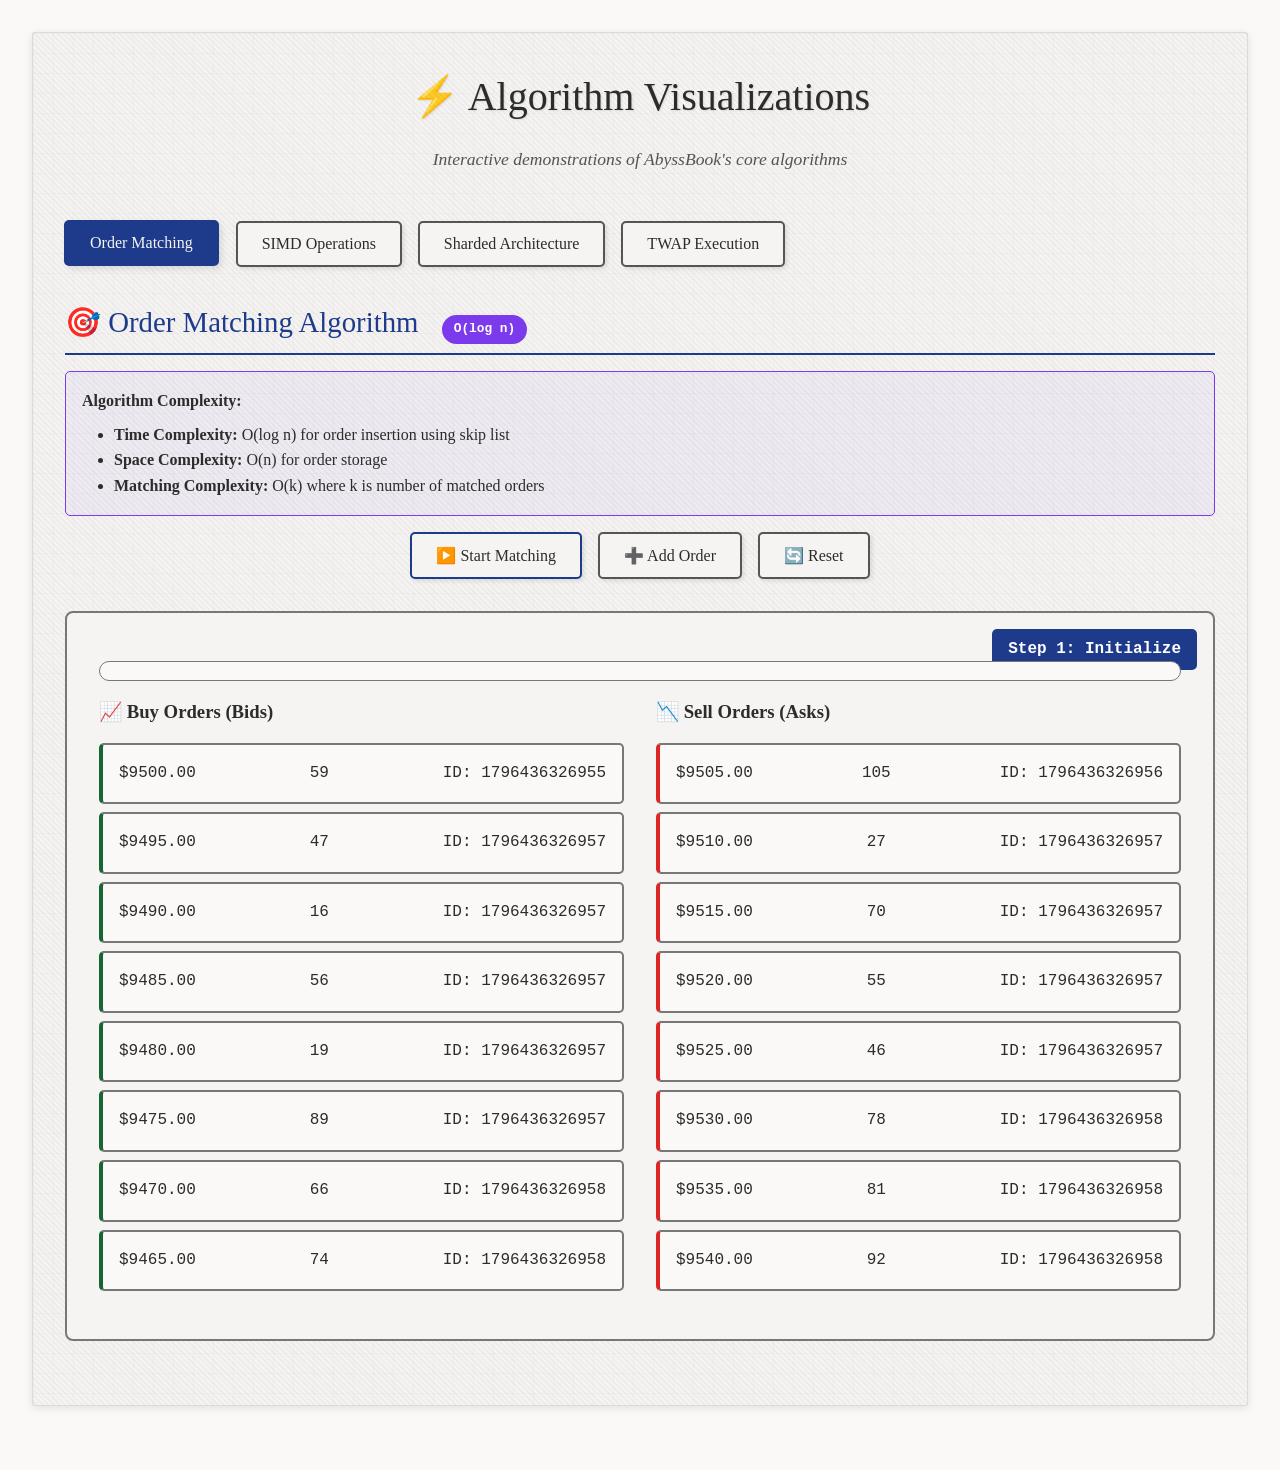
<file: docs/algorithm-visualizations.html>
<!DOCTYPE html>
<html lang="en">
<head>
    <meta charset="UTF-8">
    <meta name="viewport" content="width=device-width, initial-scale=1.0">
    <title>AbyssBook - Algorithm Visualizations</title>
    <style>
        :root {
            --paper-bg: #faf9f7;
            --paper-surface: #f5f4f2;
            --ink-dark: #2c2c2c;
            --ink-medium: #555555;
            --ink-light: #777777;
            --accent-blue: #1e3a8a;
            --accent-green: #166534;
            --accent-red: #dc2626;
            --accent-purple: #7c3aed;
            --shadow: rgba(0, 0, 0, 0.1);
            --grain-opacity: 0.03;
        }

        * {
            margin: 0;
            padding: 0;
            box-sizing: border-box;
        }

        body {
            font-family: 'Georgia', 'Times New Roman', serif;
            background: var(--paper-bg);
            background-image: 
                radial-gradient(circle at 1px 1px, var(--ink-dark) 0.5px, transparent 0),
                radial-gradient(circle at 3px 7px, var(--ink-dark) 0.3px, transparent 0),
                radial-gradient(circle at 7px 3px, var(--ink-dark) 0.2px, transparent 0);
            background-size: 15px 15px, 25px 25px, 35px 35px;
            background-blend-mode: multiply;
            color: var(--ink-dark);
            line-height: 1.6;
            min-height: 100vh;
        }

        .container {
            max-width: 1400px;
            margin: 0 auto;
            padding: 2rem;
        }

        .paper-section {
            background: var(--paper-surface);
            background-image: 
                linear-gradient(90deg, rgba(0,0,0,0.02) 1px, transparent 1px),
                linear-gradient(180deg, rgba(0,0,0,0.02) 1px, transparent 1px);
            background-size: 20px 20px;
            border: 1px solid rgba(0,0,0,0.1);
            border-radius: 3px;
            box-shadow: 0 2px 8px var(--shadow);
            margin-bottom: 2rem;
            padding: 2rem;
            position: relative;
        }

        .paper-section::before {
            content: '';
            position: absolute;
            top: 0;
            left: 0;
            right: 0;
            bottom: 0;
            background: 
                repeating-linear-gradient(
                    45deg,
                    transparent,
                    transparent 2px,
                    rgba(0,0,0,var(--grain-opacity)) 2px,
                    rgba(0,0,0,var(--grain-opacity)) 4px
                );
            pointer-events: none;
        }

        h1 {
            font-size: 2.5rem;
            font-weight: normal;
            color: var(--ink-dark);
            text-align: center;
            margin-bottom: 1rem;
            text-shadow: 1px 1px 2px var(--shadow);
        }

        h2 {
            font-size: 1.8rem;
            font-weight: normal;
            color: var(--accent-blue);
            margin-bottom: 1rem;
            border-bottom: 2px solid var(--accent-blue);
            padding-bottom: 0.5rem;
        }

        .subtitle {
            text-align: center;
            color: var(--ink-medium);
            font-style: italic;
            margin-bottom: 3rem;
            font-size: 1.1rem;
        }

        .algorithm-tabs {
            display: flex;
            gap: 1rem;
            margin-bottom: 2rem;
            flex-wrap: wrap;
        }

        .tab-button {
            background: var(--paper-surface);
            border: 2px solid var(--ink-medium);
            color: var(--ink-dark);
            padding: 0.75rem 1.5rem;
            border-radius: 5px;
            cursor: pointer;
            font-family: inherit;
            font-size: 1rem;
            box-shadow: 2px 2px 4px var(--shadow);
            transition: all 0.2s ease;
        }

        .tab-button:hover, .tab-button.active {
            transform: translate(-1px, -1px);
            box-shadow: 3px 3px 6px var(--shadow);
            background: var(--accent-blue);
            color: var(--paper-surface);
            border-color: var(--accent-blue);
        }

        .algorithm-content {
            display: none;
        }

        .algorithm-content.active {
            display: block;
        }

        .visualization-area {
            background: var(--paper-surface);
            border: 2px solid var(--ink-light);
            border-radius: 8px;
            padding: 2rem;
            margin: 2rem 0;
            min-height: 400px;
            position: relative;
            overflow: hidden;
        }

        .controls {
            display: flex;
            justify-content: center;
            gap: 1rem;
            margin-bottom: 2rem;
            flex-wrap: wrap;
        }

        .btn {
            background: var(--paper-surface);
            border: 2px solid var(--ink-medium);
            color: var(--ink-dark);
            padding: 0.75rem 1.5rem;
            border-radius: 5px;
            cursor: pointer;
            font-family: inherit;
            font-size: 1rem;
            box-shadow: 2px 2px 4px var(--shadow);
            transition: all 0.2s ease;
        }

        .btn:hover {
            transform: translate(-1px, -1px);
            box-shadow: 3px 3px 6px var(--shadow);
            background: var(--ink-dark);
            color: var(--paper-surface);
        }

        .btn.primary { border-color: var(--accent-blue); }
        .btn.primary:hover { background: var(--accent-blue); }

        /* Order Matching Visualization */
        .order-queue {
            display: flex;
            flex-direction: column;
            gap: 0.5rem;
            margin: 1rem 0;
        }

        .order-item {
            background: var(--paper-bg);
            border: 2px solid var(--ink-light);
            border-radius: 5px;
            padding: 1rem;
            display: flex;
            justify-content: space-between;
            align-items: center;
            font-family: 'Courier New', monospace;
            transition: all 0.5s ease;
        }

        .order-item.processing {
            border-color: var(--accent-blue);
            background: rgba(30, 58, 138, 0.1);
            transform: scale(1.02);
        }

        .order-item.matched {
            border-color: var(--accent-green);
            background: rgba(22, 101, 52, 0.1);
        }

        .order-item.buy { border-left: 4px solid var(--accent-green); }
        .order-item.sell { border-left: 4px solid var(--accent-red); }

        /* SIMD Visualization */
        .simd-container {
            display: grid;
            grid-template-columns: 1fr 1fr;
            gap: 2rem;
            margin: 2rem 0;
        }

        .vector-operation {
            background: var(--paper-bg);
            border: 2px solid var(--ink-light);
            border-radius: 8px;
            padding: 1.5rem;
        }

        .vector-row {
            display: flex;
            gap: 0.5rem;
            margin: 0.5rem 0;
            align-items: center;
        }

        .vector-element {
            background: var(--paper-surface);
            border: 1px solid var(--ink-light);
            border-radius: 3px;
            padding: 0.5rem;
            text-align: center;
            font-family: 'Courier New', monospace;
            min-width: 60px;
            transition: all 0.3s ease;
        }

        .vector-element.processing {
            background: var(--accent-blue);
            color: white;
            transform: scale(1.1);
        }

        .vector-operator {
            font-size: 1.5rem;
            font-weight: bold;
            color: var(--accent-purple);
            margin: 0 1rem;
        }

        /* Sharding Visualization */
        .shard-container {
            display: grid;
            grid-template-columns: repeat(4, 1fr);
            gap: 1rem;
            margin: 2rem 0;
        }

        .shard {
            background: var(--paper-bg);
            border: 2px solid var(--ink-light);
            border-radius: 8px;
            padding: 1rem;
            text-align: center;
            transition: all 0.5s ease;
        }

        .shard.active {
            border-color: var(--accent-blue);
            background: rgba(30, 58, 138, 0.1);
            transform: scale(1.05);
        }

        .shard-header {
            font-weight: bold;
            color: var(--accent-blue);
            margin-bottom: 0.5rem;
        }

        .shard-orders {
            font-family: 'Courier New', monospace;
            font-size: 0.9rem;
            color: var(--ink-medium);
        }

        /* Complexity Annotations */
        .complexity-badge {
            display: inline-block;
            background: var(--accent-purple);
            color: white;
            padding: 0.25rem 0.75rem;
            border-radius: 15px;
            font-size: 0.8rem;
            font-family: 'Courier New', monospace;
            margin-left: 1rem;
            font-weight: bold;
            transition: all 0.3s ease;
        }

        .complexity-badge:hover {
            transform: scale(1.05);
            box-shadow: 0 2px 8px rgba(124, 58, 237, 0.3);
        }

        .complexity-section {
            background: rgba(124, 58, 237, 0.05);
            border: 1px solid var(--accent-purple);
            border-radius: 5px;
            padding: 1rem;
            margin: 1rem 0;
            transition: all 0.3s ease;
        }

        .complexity-section:hover {
            background: rgba(124, 58, 237, 0.08);
            transform: translateY(-1px);
            box-shadow: 0 2px 8px rgba(124, 58, 237, 0.15);
        }

        .step-indicator {
            position: absolute;
            top: 1rem;
            right: 1rem;
            background: var(--accent-blue);
            color: white;
            padding: 0.5rem 1rem;
            border-radius: 5px;
            font-family: 'Courier New', monospace;
            font-weight: bold;
            transition: all 0.4s ease;
        }

        .step-indicator.updated {
            animation: stepUpdate 0.6s ease-out;
        }

        @keyframes stepUpdate {
            0% { transform: scale(1); background: var(--accent-blue); }
            50% { transform: scale(1.05); background: var(--accent-green); }
            100% { transform: scale(1); background: var(--accent-blue); }
        }

        .progress-bar {
            width: 100%;
            height: 20px;
            background: var(--paper-bg);
            border: 1px solid var(--ink-light);
            border-radius: 10px;
            overflow: hidden;
            margin: 1rem 0;
            position: relative;
        }

        .progress-fill {
            height: 100%;
            background: linear-gradient(90deg, var(--accent-blue), var(--accent-green));
            width: 0%;
            transition: width 0.8s cubic-bezier(0.4, 0, 0.2, 1);
            position: relative;
        }

        .progress-fill::after {
            content: '';
            position: absolute;
            top: 0;
            right: 0;
            width: 20px;
            height: 100%;
            background: linear-gradient(90deg, transparent, rgba(255,255,255,0.3));
            animation: progressShine 2s ease-in-out infinite;
        }

        @keyframes progressShine {
            0% { opacity: 0; }
            50% { opacity: 1; }
            100% { opacity: 0; }
        }

        .order-item {
            transition: all 0.3s cubic-bezier(0.4, 0, 0.2, 1);
            transform: translateX(0);
        }

        .order-item:hover {
            transform: translateX(5px);
            box-shadow: 0 2px 8px rgba(0,0,0,0.1);
        }

        .order-item.processing {
            animation: orderProcessing 1s ease-in-out;
        }

        .order-item.matched {
            animation: orderMatched 0.8s ease-out forwards;
        }

        @keyframes orderProcessing {
            0% { background: transparent; transform: scale(1); }
            50% { background: rgba(255, 215, 0, 0.3); transform: scale(1.02); }
            100% { background: transparent; transform: scale(1); }
        }

        @keyframes orderMatched {
            0% { opacity: 1; transform: scale(1); }
            50% { background: rgba(34, 197, 94, 0.3); transform: scale(1.05); }
            100% { opacity: 0.7; transform: scale(0.95); }
        }

        .vector-element {
            transition: all 0.3s cubic-bezier(0.4, 0, 0.2, 1);
        }

        .vector-element:hover {
            transform: translateY(-2px);
            box-shadow: 0 4px 8px rgba(0,0,0,0.15);
        }

        .vector-element.processing {
            animation: vectorProcessing 0.6s ease-out;
        }

        @keyframes vectorProcessing {
            0% { background: var(--paper-surface); transform: scale(1); }
            50% { background: var(--accent-blue); color: white; transform: scale(1.1); }
            100% { background: var(--paper-surface); color: var(--ink-dark); transform: scale(1); }
        }

        .tab-button {
            transition: all 0.3s cubic-bezier(0.4, 0, 0.2, 1);
            position: relative;
            overflow: hidden;
        }

        .tab-button::before {
            content: '';
            position: absolute;
            top: 0;
            left: -100%;
            width: 100%;
            height: 100%;
            background: linear-gradient(90deg, transparent, rgba(255,255,255,0.2), transparent);
            transition: left 0.5s ease;
        }

        .tab-button:hover::before {
            left: 100%;
        }

        .btn {
            position: relative;
            overflow: hidden;
            transition: all 0.3s cubic-bezier(0.4, 0, 0.2, 1);
        }

        .btn::after {
            content: '';
            position: absolute;
            top: 50%;
            left: 50%;
            width: 0;
            height: 0;
            border-radius: 50%;
            background: rgba(255,255,255,0.3);
            transition: width 0.3s, height 0.3s, top 0.3s, left 0.3s;
            transform: translate(-50%, -50%);
        }

        .btn:active::after {
            width: 300px;
            height: 300px;
        }

        .btn:hover {
            transform: translateY(-2px);
            box-shadow: 0 4px 12px rgba(0,0,0,0.15);
        }

        .btn:disabled {
            opacity: 0.6;
            cursor: not-allowed;
            transform: none;
        }

        .loading-spinner {
            display: inline-block;
            width: 12px;
            height: 12px;
            border: 2px solid transparent;
            border-top: 2px solid currentColor;
            border-radius: 50%;
            animation: spin 1s linear infinite;
            margin-left: 8px;
        }

        @keyframes spin {
            0% { transform: rotate(0deg); }
            100% { transform: rotate(360deg); }
        }

        @media (max-width: 768px) {
            .simd-container {
                grid-template-columns: 1fr;
            }
            
            .shard-container {
                grid-template-columns: repeat(2, 1fr);
            }
            
            .algorithm-tabs {
                justify-content: center;
            }
            
            /* Reduce animation intensity on mobile for better performance */
            .complexity-section:hover {
                transform: none;
            }
            
            .order-item:hover {
                transform: translateX(3px);
            }
            
            .vector-element:hover {
                transform: translateY(-1px);
            }
        }
    </style>
</head>
<body>
    <div class="container">
        <div class="paper-section">
            <h1>⚡ Algorithm Visualizations</h1>
            <p class="subtitle">Interactive demonstrations of AbyssBook's core algorithms</p>

            <div class="algorithm-tabs">
                <button class="tab-button active" onclick="showAlgorithm('matching')">Order Matching</button>
                <button class="tab-button" onclick="showAlgorithm('simd')">SIMD Operations</button>
                <button class="tab-button" onclick="showAlgorithm('sharding')">Sharded Architecture</button>
                <button class="tab-button" onclick="showAlgorithm('twap')">TWAP Execution</button>
            </div>

            <!-- Order Matching Algorithm -->
            <div id="matching" class="algorithm-content active">
                <h2>🎯 Order Matching Algorithm <span class="complexity-badge">O(log n)</span></h2>
                
                <div class="complexity-section">
                    <strong>Algorithm Complexity:</strong>
                    <ul style="margin-left: 2rem; margin-top: 0.5rem;">
                        <li><strong>Time Complexity:</strong> O(log n) for order insertion using skip list</li>
                        <li><strong>Space Complexity:</strong> O(n) for order storage</li>
                        <li><strong>Matching Complexity:</strong> O(k) where k is number of matched orders</li>
                    </ul>
                </div>

                <div class="controls">
                    <button class="btn primary" onclick="startOrderMatching()">▶️ Start Matching</button>
                    <button class="btn" onclick="addRandomOrder()">➕ Add Order</button>
                    <button class="btn" onclick="resetMatching()">🔄 Reset</button>
                </div>

                <div class="visualization-area">
                    <div class="step-indicator" id="matchingStep">Step 1: Initialize</div>
                    <div class="progress-bar">
                        <div class="progress-fill" id="matchingProgress"></div>
                    </div>
                    
                    <div style="display: grid; grid-template-columns: 1fr 1fr; gap: 2rem;">
                        <div>
                            <h3>📈 Buy Orders (Bids)</h3>
                            <div class="order-queue" id="buyOrders"></div>
                        </div>
                        <div>
                            <h3>📉 Sell Orders (Asks)</h3>
                            <div class="order-queue" id="sellOrders"></div>
                        </div>
                    </div>
                </div>
            </div>

            <!-- SIMD Operations -->
            <div id="simd" class="algorithm-content">
                <h2>🚀 SIMD Vectorized Operations <span class="complexity-badge">O(n/8)</span></h2>
                
                <div class="complexity-section">
                    <strong>SIMD Optimization:</strong>
                    <ul style="margin-left: 2rem; margin-top: 0.5rem;">
                        <li><strong>Vector Width:</strong> 8 elements (256-bit AVX2)</li>
                        <li><strong>Throughput:</strong> 8x parallel operations per instruction</li>
                        <li><strong>Memory Bandwidth:</strong> Optimized for cache line alignment</li>
                    </ul>
                </div>

                <div class="controls">
                    <button class="btn primary" onclick="startSIMD()">▶️ Start SIMD</button>
                    <button class="btn" onclick="generateRandomPrices()">🎲 Random Prices</button>
                    <button class="btn" onclick="resetSIMD()">🔄 Reset</button>
                </div>

                <div class="visualization-area">
                    <div class="step-indicator" id="simdStep">Step 1: Load Vectors</div>
                    
                    <div class="simd-container">
                        <div class="vector-operation">
                            <h3>Price Vector</h3>
                            <div class="vector-row" id="priceVector"></div>
                        </div>
                        <div class="vector-operation">
                            <h3>Amount Vector</h3>
                            <div class="vector-row" id="amountVector"></div>
                        </div>
                    </div>
                    
                    <div style="text-align: center; margin: 2rem 0;">
                        <div class="vector-operator">⊕ VECTORIZED COMPARISON ⊕</div>
                    </div>
                    
                    <div class="vector-operation">
                        <h3>Match Results</h3>
                        <div class="vector-row" id="resultVector"></div>
                    </div>
                </div>
            </div>

            <!-- Sharded Architecture -->
            <div id="sharding" class="algorithm-content">
                <h2>🏗️ Sharded Orderbook Architecture <span class="complexity-badge">O(n/s)</span></h2>
                
                <div class="complexity-section">
                    <strong>Sharding Benefits:</strong>
                    <ul style="margin-left: 2rem; margin-top: 0.5rem;">
                        <li><strong>Parallel Processing:</strong> s concurrent shards reduce contention</li>
                        <li><strong>Cache Locality:</strong> Price-based partitioning improves cache hits</li>
                        <li><strong>Scalability:</strong> Linear performance scaling with shard count</li>
                    </ul>
                </div>

                <div class="controls">
                    <button class="btn primary" onclick="startSharding()">▶️ Distribute Orders</button>
                    <button class="btn" onclick="addOrderToShard()">➕ Add Order</button>
                    <button class="btn" onclick="resetSharding()">🔄 Reset</button>
                </div>

                <div class="visualization-area">
                    <div class="step-indicator" id="shardingStep">Step 1: Hash Price</div>
                    
                    <h3 style="text-align: center; margin-bottom: 1rem;">Price Range Sharding</h3>
                    <div class="shard-container" id="shardContainer">
                        <div class="shard">
                            <div class="shard-header">Shard 0</div>
                            <div class="shard-orders">$9000-9250</div>
                            <div id="shard-0-orders">0 orders</div>
                        </div>
                        <div class="shard">
                            <div class="shard-header">Shard 1</div>
                            <div class="shard-orders">$9250-9500</div>
                            <div id="shard-1-orders">0 orders</div>
                        </div>
                        <div class="shard">
                            <div class="shard-header">Shard 2</div>
                            <div class="shard-orders">$9500-9750</div>
                            <div id="shard-2-orders">0 orders</div>
                        </div>
                        <div class="shard">
                            <div class="shard-header">Shard 3</div>
                            <div class="shard-orders">$9750-10000</div>
                            <div id="shard-3-orders">0 orders</div>
                        </div>
                    </div>
                </div>
            </div>

            <!-- TWAP Execution -->
            <div id="twap" class="algorithm-content">
                <h2>📊 TWAP Order Execution <span class="complexity-badge">O(t)</span></h2>
                
                <div class="complexity-section">
                    <strong>TWAP Algorithm:</strong>
                    <ul style="margin-left: 2rem; margin-top: 0.5rem;">
                        <li><strong>Time Complexity:</strong> O(t) where t is number of time intervals</li>
                        <li><strong>Volume Distribution:</strong> Equal slices across time periods</li>
                        <li><strong>Market Impact:</strong> Minimized through time-weighted execution</li>
                    </ul>
                </div>

                <div class="controls">
                    <button class="btn primary" onclick="startTWAP()">▶️ Execute TWAP</button>
                    <button class="btn" onclick="adjustTWAPParams()">⚙️ Adjust Parameters</button>
                    <button class="btn" onclick="resetTWAP()">🔄 Reset</button>
                </div>

                <div class="visualization-area">
                    <div class="step-indicator" id="twapStep">Interval 1/10</div>
                    
                    <div style="display: grid; grid-template-columns: 1fr 1fr; gap: 2rem;">
                        <div>
                            <h3>📋 TWAP Parameters</h3>
                            <div style="background: var(--paper-bg); padding: 1rem; border-radius: 5px; font-family: 'Courier New', monospace;">
                                <div>Total Amount: <span id="twapTotalAmount">10,000</span></div>
                                <div>Duration: <span id="twapDuration">60</span> seconds</div>
                                <div>Intervals: <span id="twapIntervals">10</span></div>
                                <div>Per Interval: <span id="twapPerInterval">1,000</span></div>
                            </div>
                        </div>
                        <div>
                            <h3>📈 Execution Progress</h3>
                            <div class="progress-bar">
                                <div class="progress-fill" id="twapProgress"></div>
                            </div>
                            <div style="font-family: 'Courier New', monospace; margin-top: 1rem;">
                                <div>Executed: <span id="twapExecuted">0</span> / <span id="twapTotal">10,000</span></div>
                                <div>Average Price: $<span id="twapAvgPrice">0.00</span></div>
                            </div>
                        </div>
                    </div>
                </div>
            </div>
        </div>
    </div>

    <script>
        // Global state for visualizations
        let currentAlgorithm = 'matching';
        let animationRunning = false;

        // Show/hide algorithms
        function showAlgorithm(algorithm) {
            // Update tabs
            document.querySelectorAll('.tab-button').forEach(btn => {
                btn.classList.remove('active');
            });
            event.target.classList.add('active');
            
            // Update content
            document.querySelectorAll('.algorithm-content').forEach(content => {
                content.classList.remove('active');
            });
            document.getElementById(algorithm).classList.add('active');
            
            currentAlgorithm = algorithm;
        }

        // Order Matching Visualization
        class OrderMatchingVisualizer {
            constructor() {
                this.buyOrders = [];
                this.sellOrders = [];
                this.step = 1;
                this.isRunning = false;
            }

            addOrder(side, price, amount) {
                const order = { price, amount, id: Date.now() };
                if (side === 'buy') {
                    this.buyOrders.push(order);
                    this.buyOrders.sort((a, b) => b.price - a.price);
                } else {
                    this.sellOrders.push(order);
                    this.sellOrders.sort((a, b) => a.price - b.price);
                }
                this.updateDisplay();
            }

            updateDisplay() {
                this.updateOrderQueue('buyOrders', this.buyOrders, 'buy');
                this.updateOrderQueue('sellOrders', this.sellOrders, 'sell');
            }

            updateOrderQueue(elementId, orders, side) {
                const container = document.getElementById(elementId);
                container.innerHTML = orders.slice(0, 8).map(order => `
                    <div class="order-item ${side}" data-id="${order.id}">
                        <span>$${order.price.toFixed(2)}</span>
                        <span>${order.amount}</span>
                        <span>ID: ${order.id}</span>
                    </div>
                `).join('');
            }

            async startMatching() {
                if (this.isRunning) return;
                this.isRunning = true;
                this.step = 1;

                while (this.buyOrders.length > 0 && this.sellOrders.length > 0 && this.isRunning) {
                    const bestBid = this.buyOrders[0];
                    const bestAsk = this.sellOrders[0];

                    if (bestBid.price >= bestAsk.price) {
                        await this.matchOrders(bestBid, bestAsk);
                    } else {
                        break;
                    }
                }

                this.isRunning = false;
            }

            async matchOrders(bid, ask) {
                // Highlight processing orders with animation
                this.highlightOrder(bid.id, 'processing');
                this.highlightOrder(ask.id, 'processing');
                
                const stepIndicator = document.getElementById('matchingStep');
                stepIndicator.textContent = `Step ${this.step}: Matching ${bid.price} ≥ ${ask.price}`;
                stepIndicator.classList.add('updated');
                setTimeout(() => stepIndicator.classList.remove('updated'), 600);
                
                await this.sleep(1000);

                const matchedAmount = Math.min(bid.amount, ask.amount);
                const matchPrice = ask.price;

                // Update amounts
                bid.amount -= matchedAmount;
                ask.amount -= matchedAmount;

                // Remove filled orders
                if (bid.amount === 0) {
                    this.buyOrders.shift();
                    this.highlightOrder(bid.id, 'matched');
                }
                if (ask.amount === 0) {
                    this.sellOrders.shift();
                    this.highlightOrder(ask.id, 'matched');
                }

                this.updateDisplay();
                this.updateProgress();
                this.step++;

                await this.sleep(500);
            }

            highlightOrder(orderId, className) {
                const orderElement = document.querySelector(`[data-id="${orderId}"]`);
                if (orderElement) {
                    orderElement.classList.add(className);
                    setTimeout(() => {
                        orderElement.classList.remove(className);
                    }, 1500);
                }
            }

            updateProgress() {
                const totalOrders = this.buyOrders.length + this.sellOrders.length;
                const progress = Math.max(0, 100 - (totalOrders / 16) * 100);
                document.getElementById('matchingProgress').style.width = `${progress}%`;
            }

            sleep(ms) {
                return new Promise(resolve => setTimeout(resolve, ms));
            }

            reset() {
                this.buyOrders = [];
                this.sellOrders = [];
                this.step = 1;
                this.isRunning = false;
                this.generateInitialOrders();
                document.getElementById('matchingProgress').style.width = '0%';
                document.getElementById('matchingStep').textContent = 'Step 1: Initialize';
            }

            generateInitialOrders() {
                // Generate sample orders
                for (let i = 0; i < 8; i++) {
                    this.addOrder('buy', 9500 - i * 5, Math.floor(Math.random() * 100) + 10);
                    this.addOrder('sell', 9505 + i * 5, Math.floor(Math.random() * 100) + 10);
                }
            }
        }

        // SIMD Visualization
        class SIMDVisualizer {
            constructor() {
                this.prices = [];
                this.amounts = [];
                this.results = [];
                this.step = 1;
                this.isRunning = false;
            }

            generateRandomData() {
                this.prices = Array.from({length: 8}, () => Math.floor(Math.random() * 1000) + 9000);
                this.amounts = Array.from({length: 8}, () => Math.floor(Math.random() * 100) + 10);
                this.results = new Array(8).fill(0);
                this.updateDisplay();
            }

            updateDisplay() {
                this.updateVector('priceVector', this.prices);
                this.updateVector('amountVector', this.amounts);
                this.updateVector('resultVector', this.results);
            }

            updateVector(elementId, data) {
                const container = document.getElementById(elementId);
                container.innerHTML = data.map((value, index) => `
                    <div class="vector-element" data-index="${index}">
                        ${typeof value === 'number' ? value.toFixed(0) : value}
                    </div>
                `).join('');
            }

            async startSIMD() {
                if (this.isRunning) return;
                this.isRunning = true;
                this.step = 1;

                const stepIndicator = document.getElementById('simdStep');
                stepIndicator.textContent = 'Step 1: Load Vectors';
                stepIndicator.classList.add('updated');
                setTimeout(() => stepIndicator.classList.remove('updated'), 600);
                await this.sleep(1000);

                // Simulate vectorized comparison with enhanced animations
                stepIndicator.textContent = 'Step 2: Vectorized Compare';
                stepIndicator.classList.add('updated');
                setTimeout(() => stepIndicator.classList.remove('updated'), 600);
                
                for (let i = 0; i < 8; i++) {
                    this.highlightElement('priceVector', i);
                    this.highlightElement('amountVector', i);
                    await this.sleep(200);
                    
                    this.results[i] = this.prices[i] > 9500 ? 1 : 0;
                    this.updateVector('resultVector', this.results);
                    
                    // Highlight the result
                    this.highlightElement('resultVector', i);
                }

                stepIndicator.textContent = 'Step 3: Store Results';
                stepIndicator.classList.add('updated');
                setTimeout(() => stepIndicator.classList.remove('updated'), 600);
                this.isRunning = false;
            }

            highlightElement(vectorId, index) {
                const element = document.querySelector(`#${vectorId} [data-index="${index}"]`);
                if (element) {
                    element.classList.add('processing');
                    setTimeout(() => {
                        element.classList.remove('processing');
                    }, 500);
                }
            }

            sleep(ms) {
                return new Promise(resolve => setTimeout(resolve, ms));
            }

            reset() {
                this.generateRandomData();
                document.getElementById('simdStep').textContent = 'Step 1: Load Vectors';
                this.isRunning = false;
            }
        }

        // Initialize visualizers
        const matchingViz = new OrderMatchingVisualizer();
        const simdViz = new SIMDVisualizer();

        // Initialize with sample data
        matchingViz.generateInitialOrders();
        simdViz.generateRandomData();

        // Control functions with loading states
        function startOrderMatching() { 
            const btn = event.target;
            const originalText = btn.innerHTML;
            btn.innerHTML = '▶️ Starting...<span class="loading-spinner"></span>';
            btn.disabled = true;
            
            setTimeout(() => {
                matchingViz.startMatching();
                btn.innerHTML = originalText;
                btn.disabled = false;
            }, 300);
        }
        
        function addRandomOrder() { 
            const btn = event.target;
            const originalText = btn.innerHTML;
            btn.innerHTML = '➕ Adding...<span class="loading-spinner"></span>';
            btn.disabled = true;
            
            setTimeout(() => {
                const side = Math.random() > 0.5 ? 'buy' : 'sell';
                const price = side === 'buy' ? 9500 - Math.random() * 50 : 9505 + Math.random() * 50;
                const amount = Math.floor(Math.random() * 100) + 10;
                matchingViz.addOrder(side, price, amount);
                
                btn.innerHTML = originalText;
                btn.disabled = false;
            }, 200);
        }
        
        function resetMatching() { 
            const btn = event.target;
            const originalText = btn.innerHTML;
            btn.innerHTML = '🔄 Resetting...<span class="loading-spinner"></span>';
            btn.disabled = true;
            
            setTimeout(() => {
                matchingViz.reset();
                btn.innerHTML = originalText;
                btn.disabled = false;
            }, 500);
        }

        function startSIMD() { 
            const btn = event.target;
            const originalText = btn.innerHTML;
            btn.innerHTML = '▶️ Computing...<span class="loading-spinner"></span>';
            btn.disabled = true;
            
            setTimeout(() => {
                simdViz.startSIMD().then(() => {
                    btn.innerHTML = originalText;
                    btn.disabled = false;
                });
            }, 200);
        }
        
        function generateRandomPrices() { 
            const btn = event.target;
            const originalText = btn.innerHTML;
            btn.innerHTML = '🎲 Generating...<span class="loading-spinner"></span>';
            btn.disabled = true;
            
            setTimeout(() => {
                simdViz.generateRandomData();
                btn.innerHTML = originalText;
                btn.disabled = false;
            }, 300);
        }
        
        function resetSIMD() { 
            const btn = event.target;
            const originalText = btn.innerHTML;
            btn.innerHTML = '🔄 Resetting...<span class="loading-spinner"></span>';
            btn.disabled = true;
            
            setTimeout(() => {
                simdViz.reset();
                btn.innerHTML = originalText;
                btn.disabled = false;
            }, 400);
        }

        // Sharding visualization functions
        let shardOrders = [0, 0, 0, 0];

        function startSharding() {
            const orders = [
                { price: 9125, amount: 25 },
                { price: 9375, amount: 50 },
                { price: 9625, amount: 30 },
                { price: 9875, amount: 40 }
            ];

            let index = 0;
            const interval = setInterval(() => {
                if (index >= orders.length) {
                    clearInterval(interval);
                    return;
                }

                const order = orders[index];
                const shardIndex = Math.floor((order.price - 9000) / 250);
                
                // Highlight active shard
                document.querySelectorAll('.shard').forEach(s => s.classList.remove('active'));
                document.querySelectorAll('.shard')[shardIndex].classList.add('active');
                
                shardOrders[shardIndex]++;
                document.getElementById(`shard-${shardIndex}-orders`).textContent = `${shardOrders[shardIndex]} orders`;
                document.getElementById('shardingStep').textContent = `Step ${index + 1}: Route $${order.price} → Shard ${shardIndex}`;
                
                index++;
            }, 1000);
        }

        function addOrderToShard() {
            const price = 9000 + Math.random() * 1000;
            const shardIndex = Math.floor((price - 9000) / 250);
            shardOrders[shardIndex]++;
            document.getElementById(`shard-${shardIndex}-orders`).textContent = `${shardOrders[shardIndex]} orders`;
        }

        function resetSharding() {
            shardOrders = [0, 0, 0, 0];
            for (let i = 0; i < 4; i++) {
                document.getElementById(`shard-${i}-orders`).textContent = '0 orders';
            }
            document.querySelectorAll('.shard').forEach(s => s.classList.remove('active'));
            document.getElementById('shardingStep').textContent = 'Step 1: Hash Price';
        }

        // TWAP visualization functions
        let twapInterval = 1;
        let twapExecuted = 0;
        let twapTotal = 10000;

        function startTWAP() {
            twapInterval = 1;
            twapExecuted = 0;
            
            const interval = setInterval(() => {
                if (twapInterval > 10) {
                    clearInterval(interval);
                    return;
                }

                const amountThisInterval = 1000;
                twapExecuted += amountThisInterval;
                
                const progress = (twapExecuted / twapTotal) * 100;
                document.getElementById('twapProgress').style.width = `${progress}%`;
                document.getElementById('twapStep').textContent = `Interval ${twapInterval}/10`;
                document.getElementById('twapExecuted').textContent = twapExecuted.toLocaleString();
                
                const avgPrice = 9500 + (Math.random() - 0.5) * 10;
                document.getElementById('twapAvgPrice').textContent = avgPrice.toFixed(2);
                
                twapInterval++;
            }, 800);
        }

        function resetTWAP() {
            twapInterval = 1;
            twapExecuted = 0;
            document.getElementById('twapProgress').style.width = '0%';
            document.getElementById('twapStep').textContent = 'Interval 1/10';
            document.getElementById('twapExecuted').textContent = '0';
            document.getElementById('twapAvgPrice').textContent = '0.00';
        }

        function adjustTWAPParams() {
            // Simple parameter adjustment simulation
            twapTotal = Math.floor(Math.random() * 20000) + 5000;
            document.getElementById('twapTotalAmount').textContent = twapTotal.toLocaleString();
            document.getElementById('twapTotal').textContent = twapTotal.toLocaleString();
            document.getElementById('twapPerInterval').textContent = (twapTotal / 10).toLocaleString();
        }

        // Tab switching with animations
        function showAlgorithm(algorithmName) {
            // Update tab buttons
            document.querySelectorAll('.tab-button').forEach(btn => {
                btn.classList.remove('active');
            });
            event.target.classList.add('active');

            // Hide all algorithm contents with fade out
            document.querySelectorAll('.algorithm-content').forEach(content => {
                if (content.classList.contains('active')) {
                    content.style.opacity = '0';
                    content.style.transform = 'translateY(10px)';
                    setTimeout(() => {
                        content.classList.remove('active');
                        content.style.display = 'none';
                    }, 200);
                }
            });

            // Show selected algorithm content with fade in
            setTimeout(() => {
                const targetContent = document.getElementById(algorithmName);
                targetContent.style.display = 'block';
                targetContent.classList.add('active');
                
                // Trigger reflow
                targetContent.offsetHeight;
                
                targetContent.style.opacity = '1';
                targetContent.style.transform = 'translateY(0)';
            }, 250);
        }

        // Add CSS transitions for algorithm content switching
        document.addEventListener('DOMContentLoaded', function() {
            document.querySelectorAll('.algorithm-content').forEach(content => {
                content.style.transition = 'opacity 0.3s ease, transform 0.3s ease';
                content.style.opacity = content.classList.contains('active') ? '1' : '0';
                content.style.transform = 'translateY(0)';
            });
        });
    </script>
</body>
</html>
</file>
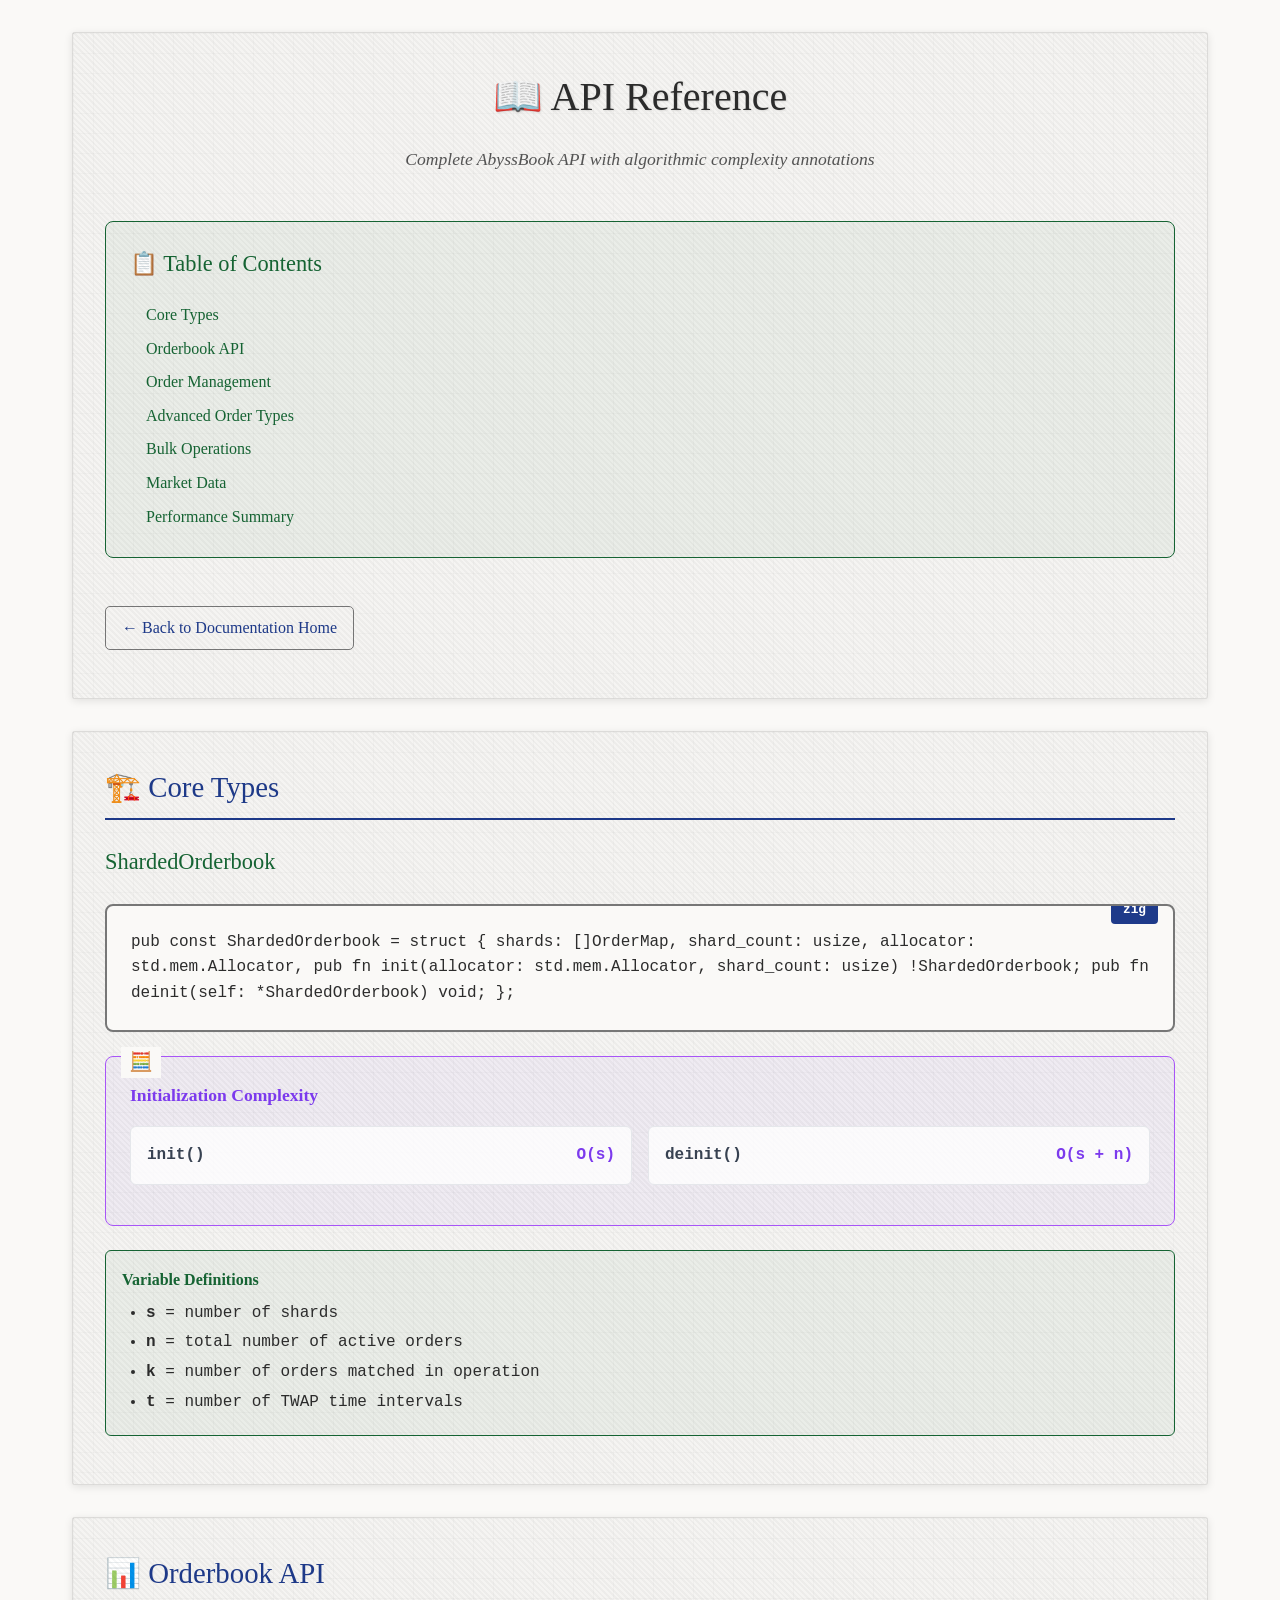
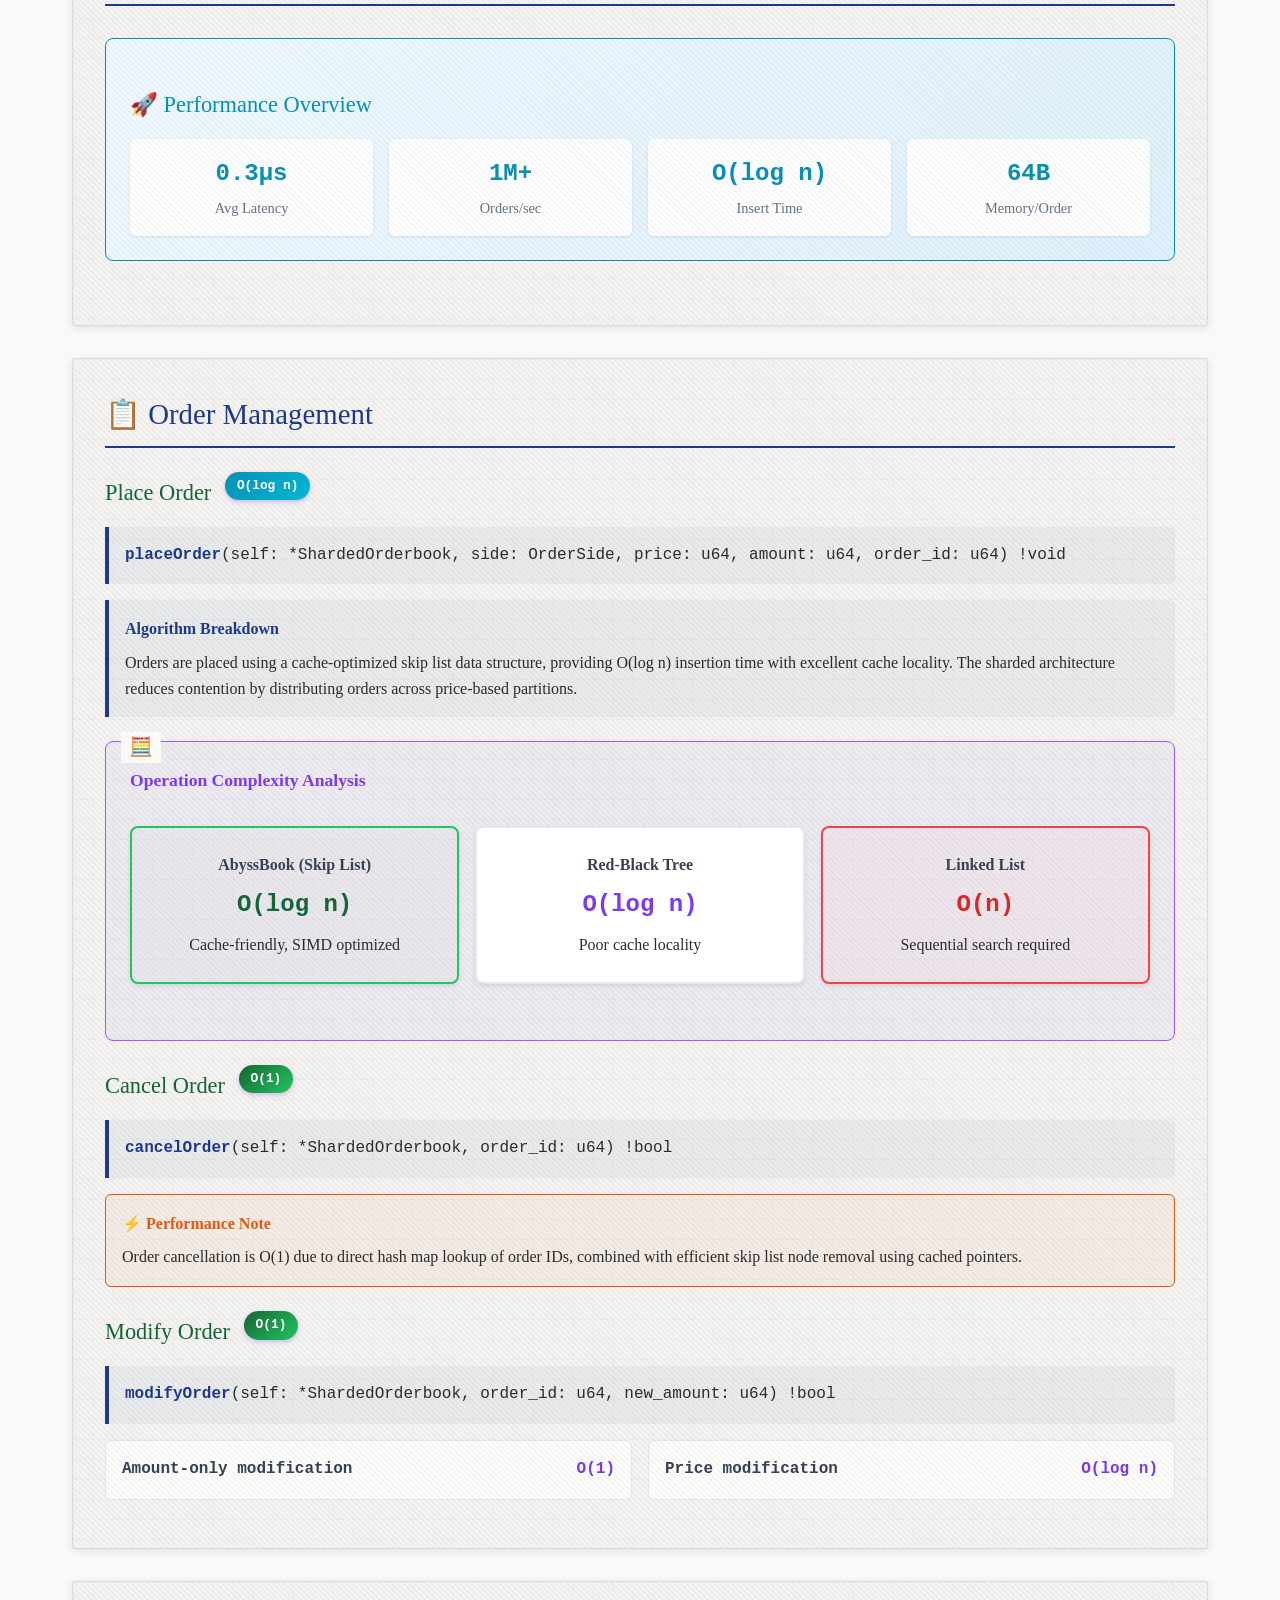
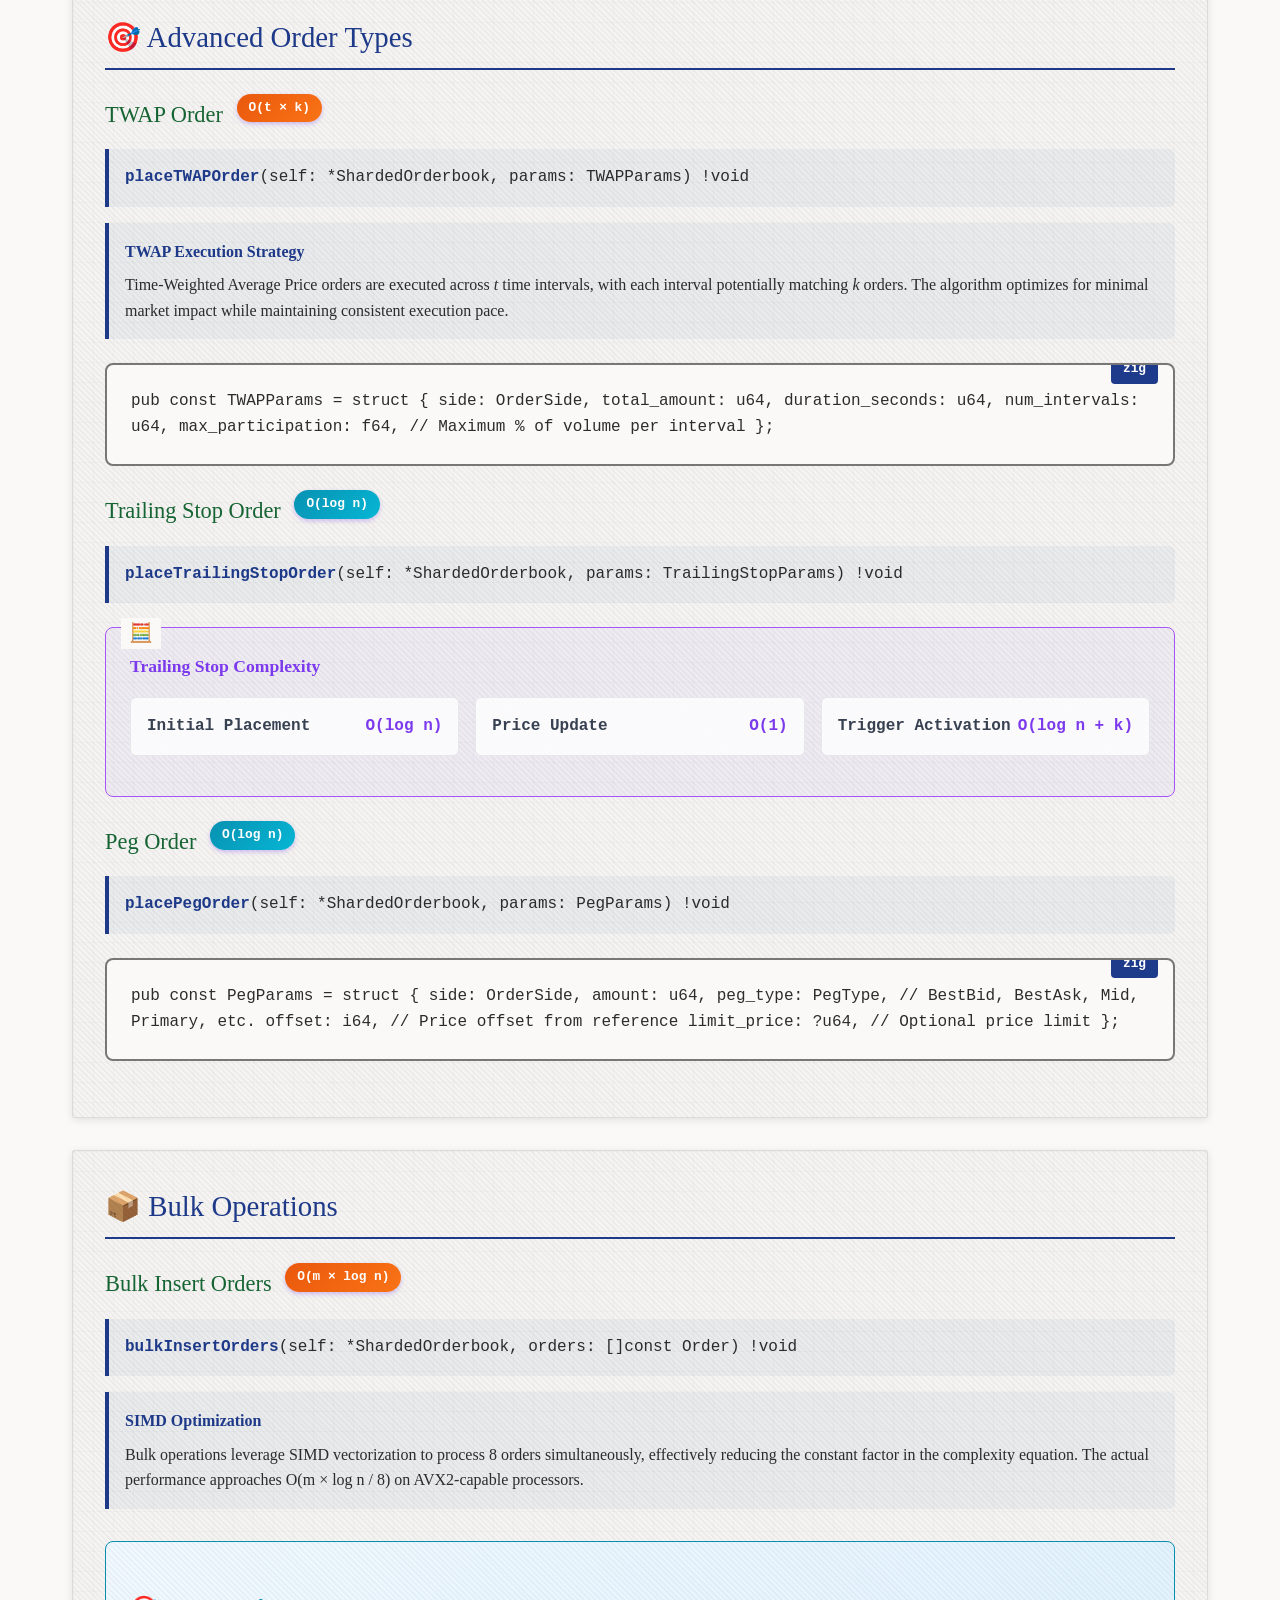
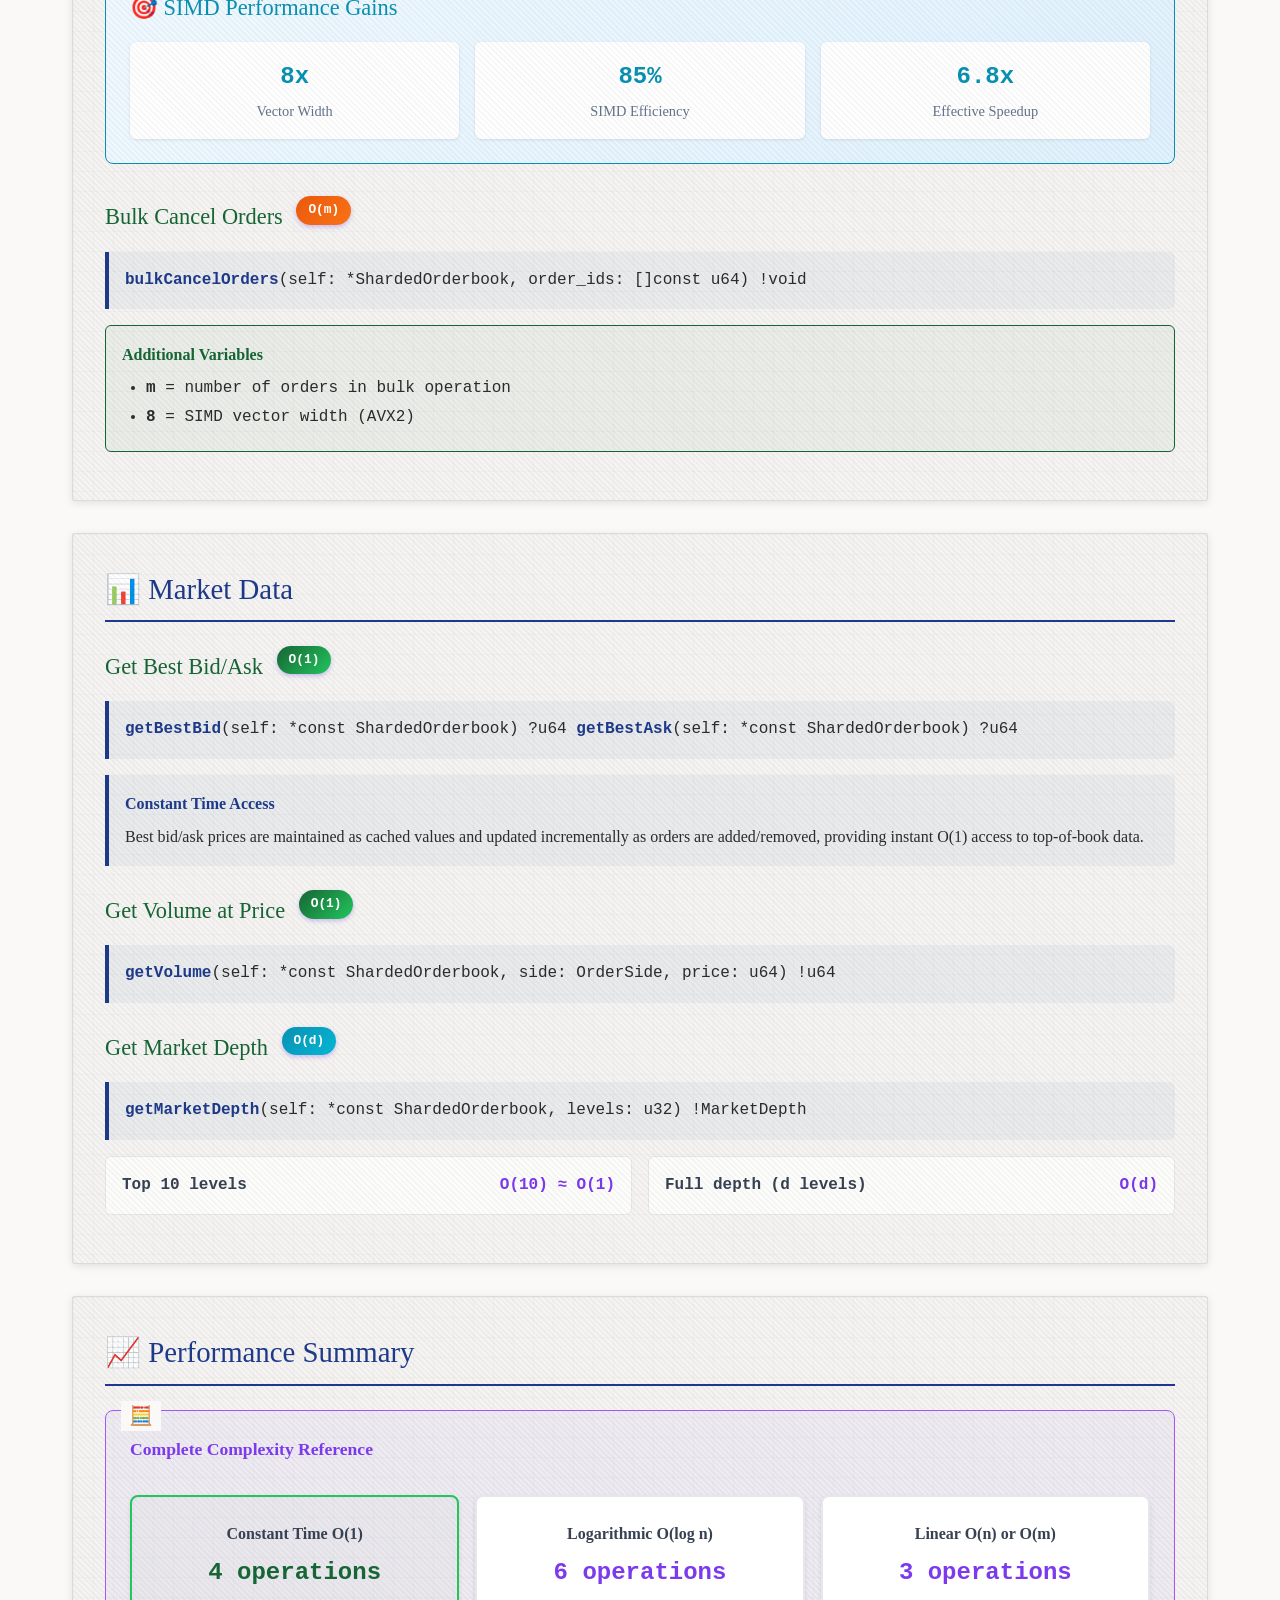
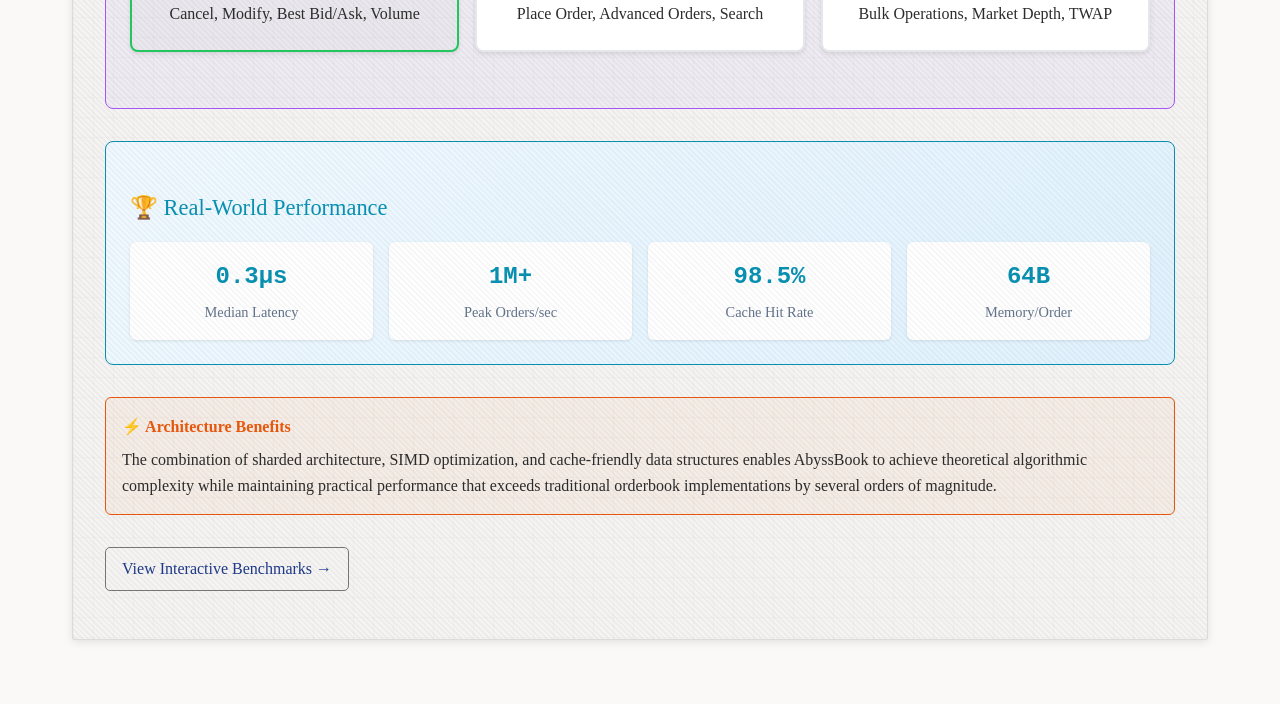
<file: docs/api-reference-enhanced.html>
<!DOCTYPE html>
<html lang="en">
<head>
    <meta charset="UTF-8">
    <meta name="viewport" content="width=device-width, initial-scale=1.0">
    <title>AbyssBook - API Reference with Complexity Annotations</title>
    <link rel="stylesheet" href="complexity-annotations.css">
    <style>
        :root {
            --paper-bg: #faf9f7;
            --paper-surface: #f5f4f2;
            --ink-dark: #2c2c2c;
            --ink-medium: #555555;
            --ink-light: #777777;
            --accent-blue: #1e3a8a;
            --accent-green: #166534;
            --accent-red: #dc2626;
            --accent-purple: #7c3aed;
            --shadow: rgba(0, 0, 0, 0.1);
            --grain-opacity: 0.03;
        }

        * {
            margin: 0;
            padding: 0;
            box-sizing: border-box;
        }

        body {
            font-family: 'Georgia', 'Times New Roman', serif;
            background: var(--paper-bg);
            background-image: 
                radial-gradient(circle at 1px 1px, var(--ink-dark) 0.5px, transparent 0),
                radial-gradient(circle at 3px 7px, var(--ink-dark) 0.3px, transparent 0),
                radial-gradient(circle at 7px 3px, var(--ink-dark) 0.2px, transparent 0);
            background-size: 15px 15px, 25px 25px, 35px 35px;
            background-blend-mode: multiply;
            color: var(--ink-dark);
            line-height: 1.6;
            min-height: 100vh;
        }

        .container {
            max-width: 1200px;
            margin: 0 auto;
            padding: 2rem;
        }

        .paper-section {
            background: var(--paper-surface);
            background-image: 
                linear-gradient(90deg, rgba(0,0,0,0.02) 1px, transparent 1px),
                linear-gradient(180deg, rgba(0,0,0,0.02) 1px, transparent 1px);
            background-size: 20px 20px;
            border: 1px solid rgba(0,0,0,0.1);
            border-radius: 3px;
            box-shadow: 0 2px 8px var(--shadow);
            margin-bottom: 2rem;
            padding: 2rem;
            position: relative;
        }

        .paper-section::before {
            content: '';
            position: absolute;
            top: 0;
            left: 0;
            right: 0;
            bottom: 0;
            background: 
                repeating-linear-gradient(
                    45deg,
                    transparent,
                    transparent 2px,
                    rgba(0,0,0,var(--grain-opacity)) 2px,
                    rgba(0,0,0,var(--grain-opacity)) 4px
                );
            pointer-events: none;
        }

        h1 {
            font-size: 2.5rem;
            font-weight: normal;
            color: var(--ink-dark);
            text-align: center;
            margin-bottom: 1rem;
            text-shadow: 1px 1px 2px var(--shadow);
        }

        h2 {
            font-size: 1.8rem;
            font-weight: normal;
            color: var(--accent-blue);
            margin-bottom: 1rem;
            border-bottom: 2px solid var(--accent-blue);
            padding-bottom: 0.5rem;
        }

        h3 {
            font-size: 1.4rem;
            font-weight: normal;
            color: var(--accent-green);
            margin: 1.5rem 0 1rem 0;
        }

        .subtitle {
            text-align: center;
            color: var(--ink-medium);
            font-style: italic;
            margin-bottom: 3rem;
            font-size: 1.1rem;
        }

        .code-block {
            background: var(--paper-bg);
            border: 2px solid var(--ink-light);
            border-radius: 8px;
            padding: 1.5rem;
            margin: 1.5rem 0;
            font-family: 'Courier New', monospace;
            overflow-x: auto;
            position: relative;
        }

        .code-block::before {
            content: attr(data-language);
            position: absolute;
            top: -10px;
            right: 15px;
            background: var(--accent-blue);
            color: white;
            padding: 0.25rem 0.75rem;
            border-radius: 4px;
            font-size: 0.8rem;
            font-weight: bold;
        }

        .method-signature {
            background: rgba(30, 58, 138, 0.05);
            border-left: 4px solid var(--accent-blue);
            padding: 1rem;
            margin: 1rem 0;
            border-radius: 0 6px 6px 0;
            font-family: 'Courier New', monospace;
        }

        .method-name {
            font-weight: bold;
            color: var(--accent-blue);
        }

        .return-link {
            display: inline-block;
            background: var(--paper-surface);
            border: 1px solid var(--ink-light);
            color: var(--accent-blue);
            padding: 0.5rem 1rem;
            border-radius: 5px;
            text-decoration: none;
            margin: 1rem 0;
            transition: all 0.2s ease;
        }

        .return-link:hover {
            background: var(--accent-blue);
            color: white;
            transform: translateY(-1px);
            box-shadow: 0 2px 4px var(--shadow);
        }

        .toc {
            background: rgba(22, 101, 52, 0.05);
            border: 1px solid var(--accent-green);
            border-radius: 8px;
            padding: 1.5rem;
            margin-bottom: 2rem;
        }

        .toc h3 {
            margin-top: 0;
        }

        .toc ul {
            list-style: none;
            margin-left: 1rem;
        }

        .toc a {
            color: var(--accent-green);
            text-decoration: none;
            display: block;
            padding: 0.25rem 0;
        }

        .toc a:hover {
            text-decoration: underline;
        }

        .performance-note {
            background: rgba(234, 88, 12, 0.05);
            border: 1px solid #ea580c;
            border-radius: 6px;
            padding: 1rem;
            margin: 1rem 0;
        }

        .performance-note h4 {
            color: #ea580c;
            margin-bottom: 0.5rem;
        }

        @media (max-width: 768px) {
            .container {
                padding: 1rem;
            }
            
            .paper-section {
                padding: 1rem;
            }
        }
    </style>
</head>
<body>
    <div class="container">
        <div class="paper-section">
            <h1>📖 API Reference</h1>
            <p class="subtitle">Complete AbyssBook API with algorithmic complexity annotations</p>

            <div class="toc">
                <h3>📋 Table of Contents</h3>
                <ul>
                    <li><a href="#core-types">Core Types</a></li>
                    <li><a href="#orderbook-api">Orderbook API</a></li>
                    <li><a href="#order-management">Order Management</a></li>
                    <li><a href="#advanced-orders">Advanced Order Types</a></li>
                    <li><a href="#bulk-operations">Bulk Operations</a></li>
                    <li><a href="#market-data">Market Data</a></li>
                    <li><a href="#performance-summary">Performance Summary</a></li>
                </ul>
            </div>

            <a href="index.html" class="return-link">← Back to Documentation Home</a>
        </div>

        <div class="paper-section" id="core-types">
            <h2>🏗️ Core Types</h2>
            
            <h3>ShardedOrderbook</h3>
            <div class="code-block" data-language="zig">
pub const ShardedOrderbook = struct {
    shards: []OrderMap,
    shard_count: usize,
    allocator: std.mem.Allocator,
    
    pub fn init(allocator: std.mem.Allocator, shard_count: usize) !ShardedOrderbook;
    pub fn deinit(self: *ShardedOrderbook) void;
};
            </div>

            <div class="complexity-section">
                <div class="complexity-title">Initialization Complexity</div>
                <div class="complexity-grid">
                    <div class="complexity-item">
                        <span class="complexity-operation">init()</span>
                        <span class="complexity-value">O(s)</span>
                    </div>
                    <div class="complexity-item">
                        <span class="complexity-operation">deinit()</span>
                        <span class="complexity-value">O(s + n)</span>
                    </div>
                </div>
            </div>

            <div class="complexity-variables">
                <h4>Variable Definitions</h4>
                <ul>
                    <li><strong>s</strong> = number of shards</li>
                    <li><strong>n</strong> = total number of active orders</li>
                    <li><strong>k</strong> = number of orders matched in operation</li>
                    <li><strong>t</strong> = number of TWAP time intervals</li>
                </ul>
            </div>
        </div>

        <div class="paper-section" id="orderbook-api">
            <h2>📊 Orderbook API</h2>

            <div class="complexity-performance">
                <h3>🚀 Performance Overview</h3>
                <div class="performance-metrics">
                    <div class="performance-metric">
                        <div class="metric-value">0.3μs</div>
                        <div class="metric-label">Avg Latency</div>
                    </div>
                    <div class="performance-metric">
                        <div class="metric-value">1M+</div>
                        <div class="metric-label">Orders/sec</div>
                    </div>
                    <div class="performance-metric">
                        <div class="metric-value">O(log n)</div>
                        <div class="metric-label">Insert Time</div>
                    </div>
                    <div class="performance-metric">
                        <div class="metric-value">64B</div>
                        <div class="metric-label">Memory/Order</div>
                    </div>
                </div>
            </div>
        </div>

        <div class="paper-section" id="order-management">
            <h2>📋 Order Management</h2>

            <h3>Place Order <span class="complexity-badge logarithmic">O(log n)</span></h3>
            <div class="method-signature">
<span class="method-name">placeOrder</span>(self: *ShardedOrderbook, side: OrderSide, price: u64, amount: u64, order_id: u64) !void
            </div>

            <div class="complexity-explanation">
                <h4>Algorithm Breakdown</h4>
                <p>Orders are placed using a cache-optimized skip list data structure, providing O(log n) insertion time with excellent cache locality. The sharded architecture reduces contention by distributing orders across price-based partitions.</p>
            </div>

            <div class="complexity-section">
                <div class="complexity-title">Operation Complexity Analysis</div>
                <div class="complexity-comparison">
                    <div class="complexity-card best">
                        <h4>AbyssBook (Skip List)</h4>
                        <div class="big-o">O(log n)</div>
                        <div>Cache-friendly, SIMD optimized</div>
                    </div>
                    <div class="complexity-card">
                        <h4>Red-Black Tree</h4>
                        <div class="big-o">O(log n)</div>
                        <div>Poor cache locality</div>
                    </div>
                    <div class="complexity-card worst">
                        <h4>Linked List</h4>
                        <div class="big-o">O(n)</div>
                        <div>Sequential search required</div>
                    </div>
                </div>
            </div>

            <h3>Cancel Order <span class="complexity-badge optimal">O(1)</span></h3>
            <div class="method-signature">
<span class="method-name">cancelOrder</span>(self: *ShardedOrderbook, order_id: u64) !bool
            </div>

            <div class="performance-note">
                <h4>⚡ Performance Note</h4>
                <p>Order cancellation is O(1) due to direct hash map lookup of order IDs, combined with efficient skip list node removal using cached pointers.</p>
            </div>

            <h3>Modify Order <span class="complexity-badge optimal">O(1)</span></h3>
            <div class="method-signature">
<span class="method-name">modifyOrder</span>(self: *ShardedOrderbook, order_id: u64, new_amount: u64) !bool
            </div>

            <div class="complexity-grid">
                <div class="complexity-item">
                    <span class="complexity-operation">Amount-only modification</span>
                    <span class="complexity-value">O(1)</span>
                </div>
                <div class="complexity-item">
                    <span class="complexity-operation">Price modification</span>
                    <span class="complexity-value">O(log n)</span>
                </div>
            </div>
        </div>

        <div class="paper-section" id="advanced-orders">
            <h2>🎯 Advanced Order Types</h2>

            <h3>TWAP Order <span class="complexity-badge linear">O(t × k)</span></h3>
            <div class="method-signature">
<span class="method-name">placeTWAPOrder</span>(self: *ShardedOrderbook, params: TWAPParams) !void
            </div>

            <div class="complexity-explanation">
                <h4>TWAP Execution Strategy</h4>
                <p>Time-Weighted Average Price orders are executed across <em>t</em> time intervals, with each interval potentially matching <em>k</em> orders. The algorithm optimizes for minimal market impact while maintaining consistent execution pace.</p>
            </div>

            <div class="code-block" data-language="zig">
pub const TWAPParams = struct {
    side: OrderSide,
    total_amount: u64,
    duration_seconds: u64,
    num_intervals: u64,
    max_participation: f64, // Maximum % of volume per interval
};
            </div>

            <h3>Trailing Stop Order <span class="complexity-badge logarithmic">O(log n)</span></h3>
            <div class="method-signature">
<span class="method-name">placeTrailingStopOrder</span>(self: *ShardedOrderbook, params: TrailingStopParams) !void
            </div>

            <div class="complexity-section">
                <div class="complexity-title">Trailing Stop Complexity</div>
                <div class="complexity-grid">
                    <div class="complexity-item">
                        <span class="complexity-operation">Initial Placement</span>
                        <span class="complexity-value">O(log n)</span>
                    </div>
                    <div class="complexity-item">
                        <span class="complexity-operation">Price Update</span>
                        <span class="complexity-value">O(1)</span>
                    </div>
                    <div class="complexity-item">
                        <span class="complexity-operation">Trigger Activation</span>
                        <span class="complexity-value">O(log n + k)</span>
                    </div>
                </div>
            </div>

            <h3>Peg Order <span class="complexity-badge logarithmic">O(log n)</span></h3>
            <div class="method-signature">
<span class="method-name">placePegOrder</span>(self: *ShardedOrderbook, params: PegParams) !void
            </div>

            <div class="code-block" data-language="zig">
pub const PegParams = struct {
    side: OrderSide,
    amount: u64,
    peg_type: PegType, // BestBid, BestAsk, Mid, Primary, etc.
    offset: i64,       // Price offset from reference
    limit_price: ?u64, // Optional price limit
};
            </div>
        </div>

        <div class="paper-section" id="bulk-operations">
            <h2>📦 Bulk Operations</h2>

            <h3>Bulk Insert Orders <span class="complexity-badge linear">O(m × log n)</span></h3>
            <div class="method-signature">
<span class="method-name">bulkInsertOrders</span>(self: *ShardedOrderbook, orders: []const Order) !void
            </div>

            <div class="complexity-explanation">
                <h4>SIMD Optimization</h4>
                <p>Bulk operations leverage SIMD vectorization to process 8 orders simultaneously, effectively reducing the constant factor in the complexity equation. The actual performance approaches O(m × log n / 8) on AVX2-capable processors.</p>
            </div>

            <div class="complexity-performance">
                <h3>🎯 SIMD Performance Gains</h3>
                <div class="performance-metrics">
                    <div class="performance-metric">
                        <div class="metric-value">8x</div>
                        <div class="metric-label">Vector Width</div>
                    </div>
                    <div class="performance-metric">
                        <div class="metric-value">85%</div>
                        <div class="metric-label">SIMD Efficiency</div>
                    </div>
                    <div class="performance-metric">
                        <div class="metric-value">6.8x</div>
                        <div class="metric-label">Effective Speedup</div>
                    </div>
                </div>
            </div>

            <h3>Bulk Cancel Orders <span class="complexity-badge linear">O(m)</span></h3>
            <div class="method-signature">
<span class="method-name">bulkCancelOrders</span>(self: *ShardedOrderbook, order_ids: []const u64) !void
            </div>

            <div class="complexity-variables">
                <h4>Additional Variables</h4>
                <ul>
                    <li><strong>m</strong> = number of orders in bulk operation</li>
                    <li><strong>8</strong> = SIMD vector width (AVX2)</li>
                </ul>
            </div>
        </div>

        <div class="paper-section" id="market-data">
            <h2>📊 Market Data</h2>

            <h3>Get Best Bid/Ask <span class="complexity-badge optimal">O(1)</span></h3>
            <div class="method-signature">
<span class="method-name">getBestBid</span>(self: *const ShardedOrderbook) ?u64
<span class="method-name">getBestAsk</span>(self: *const ShardedOrderbook) ?u64
            </div>

            <div class="complexity-explanation">
                <h4>Constant Time Access</h4>
                <p>Best bid/ask prices are maintained as cached values and updated incrementally as orders are added/removed, providing instant O(1) access to top-of-book data.</p>
            </div>

            <h3>Get Volume at Price <span class="complexity-badge optimal">O(1)</span></h3>
            <div class="method-signature">
<span class="method-name">getVolume</span>(self: *const ShardedOrderbook, side: OrderSide, price: u64) !u64
            </div>

            <h3>Get Market Depth <span class="complexity-badge logarithmic">O(d)</span></h3>
            <div class="method-signature">
<span class="method-name">getMarketDepth</span>(self: *const ShardedOrderbook, levels: u32) !MarketDepth
            </div>

            <div class="complexity-grid">
                <div class="complexity-item">
                    <span class="complexity-operation">Top 10 levels</span>
                    <span class="complexity-value">O(10) ≈ O(1)</span>
                </div>
                <div class="complexity-item">
                    <span class="complexity-operation">Full depth (d levels)</span>
                    <span class="complexity-value">O(d)</span>
                </div>
            </div>
        </div>

        <div class="paper-section" id="performance-summary">
            <h2>📈 Performance Summary</h2>

            <div class="complexity-section">
                <div class="complexity-title">Complete Complexity Reference</div>
                <div class="complexity-comparison">
                    <div class="complexity-card best">
                        <h4>Constant Time O(1)</h4>
                        <div class="big-o">4 operations</div>
                        <div>Cancel, Modify, Best Bid/Ask, Volume</div>
                    </div>
                    <div class="complexity-card">
                        <h4>Logarithmic O(log n)</h4>
                        <div class="big-o">6 operations</div>
                        <div>Place Order, Advanced Orders, Search</div>
                    </div>
                    <div class="complexity-card">
                        <h4>Linear O(n) or O(m)</h4>
                        <div class="big-o">3 operations</div>
                        <div>Bulk Operations, Market Depth, TWAP</div>
                    </div>
                </div>
            </div>

            <div class="complexity-performance">
                <h3>🏆 Real-World Performance</h3>
                <div class="performance-metrics">
                    <div class="performance-metric">
                        <div class="metric-value">0.3μs</div>
                        <div class="metric-label">Median Latency</div>
                    </div>
                    <div class="performance-metric">
                        <div class="metric-value">1M+</div>
                        <div class="metric-label">Peak Orders/sec</div>
                    </div>
                    <div class="performance-metric">
                        <div class="metric-value">98.5%</div>
                        <div class="metric-label">Cache Hit Rate</div>
                    </div>
                    <div class="performance-metric">
                        <div class="metric-value">64B</div>
                        <div class="metric-label">Memory/Order</div>
                    </div>
                </div>
            </div>

            <div class="performance-note">
                <h4>⚡ Architecture Benefits</h4>
                <p>The combination of sharded architecture, SIMD optimization, and cache-friendly data structures enables AbyssBook to achieve theoretical algorithmic complexity while maintaining practical performance that exceeds traditional orderbook implementations by several orders of magnitude.</p>
            </div>

            <a href="benchmark-comparisons.html" class="return-link">View Interactive Benchmarks →</a>
        </div>
    </div>
</body>
</html>
</file>
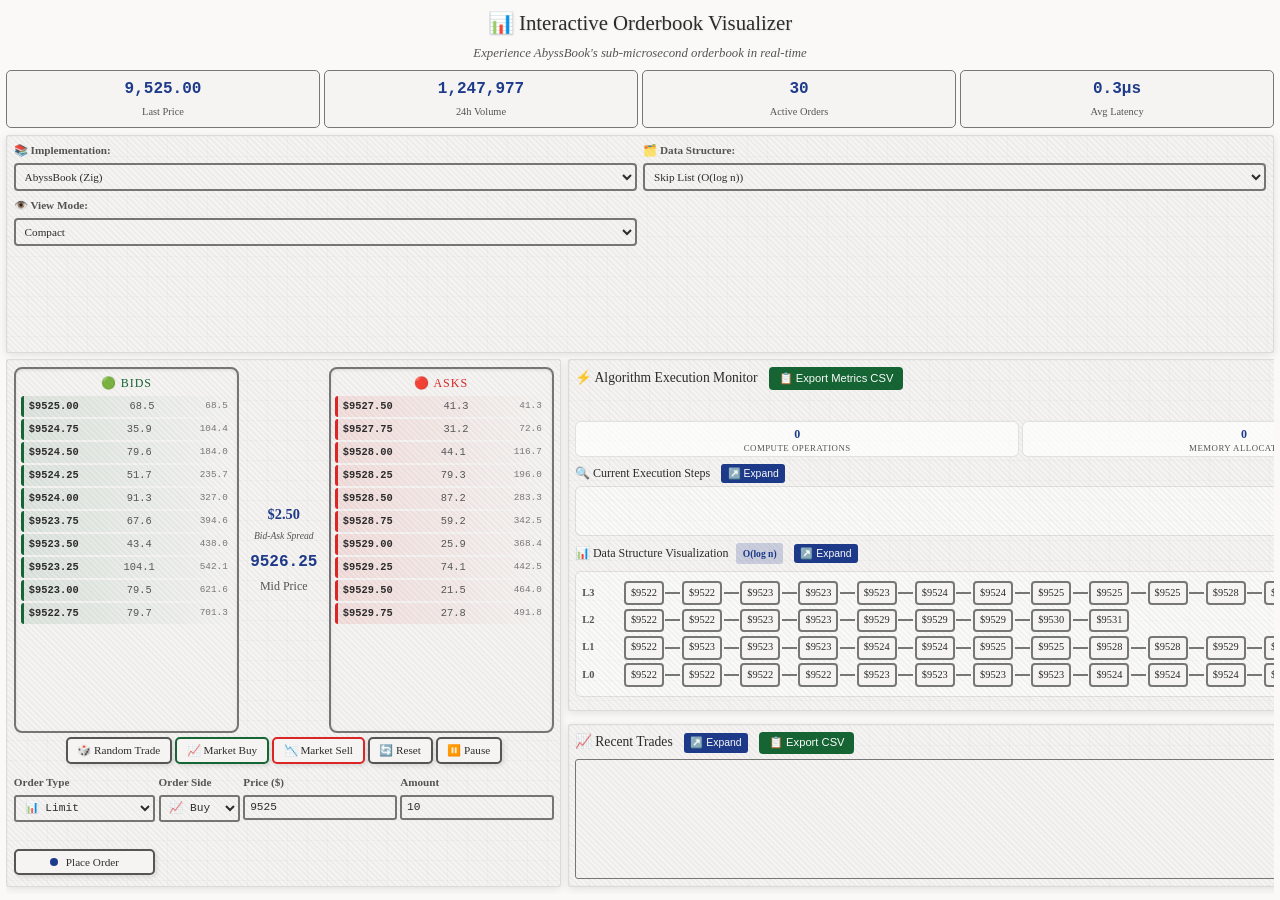
<file: docs/orderbook-visualizer.html>
<!DOCTYPE html>
<html lang="en">
<head>
    <meta charset="UTF-8">
    <meta name="viewport" content="width=device-width, initial-scale=1.0">
    <title>AbyssBook - Interactive Orderbook Visualizer</title>
    <style>
        :root {
            --paper-bg: #faf9f7;
            --paper-surface: #f5f4f2;
            --ink-dark: #2c2c2c;
            --ink-medium: #555555;
            --ink-light: #777777;
            --accent-blue: #1e3a8a;
            --accent-green: #166534;
            --accent-red: #dc2626;
            --shadow: rgba(0, 0, 0, 0.1);
            --grain-opacity: 0.03;
        }

        * {
            margin: 0;
            padding: 0;
            box-sizing: border-box;
        }

        body {
            font-family: 'Georgia', 'Times New Roman', serif;
            background: var(--paper-bg);
            background-image: 
                radial-gradient(circle at 1px 1px, var(--ink-dark) 0.5px, transparent 0),
                radial-gradient(circle at 3px 7px, var(--ink-dark) 0.3px, transparent 0),
                radial-gradient(circle at 7px 3px, var(--ink-dark) 0.2px, transparent 0);
            background-size: 15px 15px, 25px 25px, 35px 35px;
            background-blend-mode: multiply;
            color: var(--ink-dark);
            line-height: 1.6;
            min-height: 100vh;
        }

        .container {
            width: 100%;
            margin: 0;
            padding: 0.4rem;
            min-height: 100vh;
            display: flex;
            flex-direction: column;
        }

        .paper-section {
            background: var(--paper-surface);
            background-image: 
                linear-gradient(90deg, rgba(0,0,0,0.02) 1px, transparent 1px),
                linear-gradient(180deg, rgba(0,0,0,0.02) 1px, transparent 1px);
            background-size: 20px 20px;
            border: 1px solid rgba(0,0,0,0.1);
            border-radius: 3px;
            box-shadow: 0 2px 8px var(--shadow);
            margin-bottom: 0.4rem;
            padding: 0.4rem;
            position: relative;
            flex: 1;
            display: flex;
            flex-direction: column;
        }

        .paper-section::before {
            content: '';
            position: absolute;
            top: 0;
            left: 0;
            right: 0;
            bottom: 0;
            background: 
                repeating-linear-gradient(
                    45deg,
                    transparent,
                    transparent 2px,
                    rgba(0,0,0,var(--grain-opacity)) 2px,
                    rgba(0,0,0,var(--grain-opacity)) 4px
                );
            pointer-events: none;
        }

        h1 {
            font-size: 1.3rem;
            font-weight: normal;
            color: var(--ink-dark);
            text-align: center;
            margin-bottom: 0.2rem;
            text-shadow: 1px 1px 2px var(--shadow);
        }

        h3 {
            font-size: 0.85rem;
            font-weight: normal;
            margin-bottom: 0.3rem;
        }

        h4 {
            font-size: 0.75rem;
            font-weight: normal;
            margin-bottom: 0.2rem;
        }

        .subtitle {
            text-align: center;
            color: var(--ink-medium);
            font-style: italic;
            margin-bottom: 0.4rem;
            font-size: 0.8rem;
        }

        .orderbook-container {
            display: grid;
            grid-template-columns: 1fr 80px 1fr;
            gap: 0.3rem;
            flex: 1;
            min-height: 200px;
        }

        .orderbook-side {
            background: var(--paper-surface);
            border: 2px solid var(--ink-light);
            border-radius: 8px;
            padding: 0.3rem;
            box-shadow: inset 0 1px 3px var(--shadow);
            min-height: 0;
            display: flex;
            flex-direction: column;
        }

        .orderbook-side h3 {
            text-align: center;
            margin-bottom: 0.2rem;
            font-weight: normal;
            text-transform: uppercase;
            letter-spacing: 1px;
            font-size: 0.75rem;
        }

        #bidLevels, #askLevels {
            flex: 1;
            overflow-y: auto;
            min-height: 0;
        }

        .bids h3 { color: var(--accent-green); }
        .asks h3 { color: var(--accent-red); }

        .order-level {
            display: flex;
            justify-content: space-between;
            align-items: center;
            padding: 0.15rem 0.3rem;
            margin-bottom: 0.1rem;
            border-radius: 3px;
            transition: all 0.3s ease;
            position: relative;
            font-family: 'Courier New', monospace;
            font-size: 0.65rem;
        }

        .order-level:hover {
            transform: translateX(2px);
            box-shadow: 2px 2px 4px var(--shadow);
        }

        .bid-level {
            background: linear-gradient(90deg, rgba(22, 101, 52, 0.1) 0%, transparent 100%);
            border-left: 3px solid var(--accent-green);
        }

        .ask-level {
            background: linear-gradient(90deg, rgba(220, 38, 38, 0.1) 0%, transparent 100%);
            border-left: 3px solid var(--accent-red);
        }

        .price { font-weight: bold; }
        .amount { color: var(--ink-medium); }
        .total { font-size: 0.9em; color: var(--ink-light); }

        .spread-info {
            text-align: center;
            padding: 0.3rem;
            display: flex;
            flex-direction: column;
            justify-content: center;
        }

        .spread-value {
            font-size: 0.9rem;
            font-weight: bold;
            color: var(--accent-blue);
            margin-bottom: 0.1rem;
        }

        .spread-label {
            color: var(--ink-medium);
            font-style: italic;
            font-size: 0.6rem;
        }

        .controls {
            display: flex;
            justify-content: center;
            gap: 0.2rem;
            margin: 0.3rem 0;
            flex-wrap: wrap;
        }

        .btn {
            background: var(--paper-surface);
            border: 2px solid var(--ink-medium);
            color: var(--ink-dark);
            padding: 0.3rem 0.6rem;
            border-radius: 5px;
            cursor: pointer;
            font-family: inherit;
            font-size: 0.7rem;
            box-shadow: 2px 2px 4px var(--shadow);
            transition: all 0.2s ease;
        }

        .btn:hover {
            transform: translate(-1px, -1px);
            box-shadow: 3px 3px 6px var(--shadow);
            background: var(--ink-dark);
            color: var(--paper-surface);
        }

        .btn.buy { border-color: var(--accent-green); }
        .btn.sell { border-color: var(--accent-red); }
        .btn.buy:hover { background: var(--accent-green); }
        .btn.sell:hover { background: var(--accent-red); }

        .trade-form {
            display: grid;
            grid-template-columns: repeat(4, 1fr);
            gap: 0.2rem;
            margin: 0.3rem 0;
        }

        .trade-form.expanded {
            grid-template-columns: repeat(6, 1fr);
        }

        .form-group {
            display: flex;
            flex-direction: column;
        }

        .form-group label {
            margin-bottom: 0.2rem;
            color: var(--ink-medium);
            font-weight: bold;
            font-size: 0.7rem;
        }

        .form-group input, .form-group select {
            padding: 0.3rem;
            border: 2px solid var(--ink-light);
            border-radius: 3px;
            background: var(--paper-surface);
            color: var(--ink-dark);
            font-family: 'Courier New', monospace;
            font-size: 0.7rem;
        }

        .form-group input:focus, .form-group select:focus {
            outline: none;
            border-color: var(--accent-blue);
            box-shadow: 0 0 0 2px rgba(30, 58, 138, 0.2);
        }

        .form-group.hidden {
            display: none;
        }

        .form-group.conditional {
            opacity: 0.7;
            transition: opacity 0.3s ease;
        }

        .form-group.conditional.active {
            opacity: 1;
        }

        .order-type-indicator {
            display: inline-block;
            width: 8px;
            height: 8px;
            border-radius: 50%;
            margin-right: 0.3rem;
        }

        .order-type-indicator.limit { background-color: var(--accent-blue); }
        .order-type-indicator.market { background-color: var(--accent-green); }
        .order-type-indicator.stop { background-color: var(--accent-red); }
        .order-type-indicator.stop-limit { background-color: #dc8b26; }
        .order-type-indicator.ioc { background-color: #7c3aed; }
        .order-type-indicator.fok { background-color: #ec4899; }
        .order-type-indicator.post-only { background-color: #059669; }
        .order-type-indicator.iceberg { background-color: #0ea5e9; }
        .order-type-indicator.twap { background-color: #8b5cf6; }
        .order-type-indicator.trailing-stop { background-color: #f59e0b; }

        .main-layout {
            display: grid;
            grid-template-columns: 1fr 3fr;
            gap: 0.4rem;
            flex: 1;
            min-height: 0;
        }

        .left-panel {
            display: flex;
            flex-direction: column;
            gap: 0.4rem;
            min-height: 0;
        }

        .right-panel {
            display: flex;
            flex-direction: column;
            gap: 0.4rem;
            min-height: 0;
        }

        .market-data {
            display: grid;
            grid-template-columns: repeat(4, 1fr);
            gap: 0.3rem;
            margin-bottom: 0.4rem;
        }

        .metric {
            text-align: center;
            padding: 0.4rem;
            background: var(--paper-surface);
            border: 1px solid var(--ink-light);
            border-radius: 5px;
        }

        .metric-value {
            font-size: 1rem;
            font-weight: bold;
            color: var(--accent-blue);
            font-family: 'Courier New', monospace;
        }

        .metric-label {
            color: var(--ink-medium);
            font-size: 0.65rem;
            margin-top: 0.1rem;
        }

        .animation-indicator {
            position: absolute;
            right: 10px;
            top: 50%;
            transform: translateY(-50%);
            width: 8px;
            height: 8px;
            border-radius: 50%;
            background: var(--accent-blue);
            opacity: 0;
            animation: pulse 1s ease-in-out;
        }

        @keyframes pulse {
            0%, 100% { opacity: 0; transform: translateY(-50%) scale(1); }
            50% { opacity: 1; transform: translateY(-50%) scale(1.5); }
        }

        .trade-history {
            max-height: 120px;
            overflow-y: auto;
            border: 1px solid var(--ink-light);
            border-radius: 3px;
            background: var(--paper-surface);
            flex: 1;
            min-height: 0;
        }

        .trade-entry {
            display: flex;
            justify-content: space-between;
            padding: 0.2rem;
            border-bottom: 1px solid rgba(0,0,0,0.1);
            font-family: 'Courier New', monospace;
            font-size: 0.65rem;
        }

        .trade-entry:last-child { border-bottom: none; }
        .trade-entry.buy { border-left: 3px solid var(--accent-green); }
        .trade-entry.sell { border-left: 3px solid var(--accent-red); }

        /* Micro animations */
        .order-level {
            transition: all 0.3s cubic-bezier(0.4, 0, 0.2, 1);
            transform: translateX(0);
            will-change: transform, box-shadow;
        }

        .order-level:hover {
            transform: translate3d(5px, 0, 0);
            box-shadow: 0 2px 8px rgba(0,0,0,0.15);
            background: rgba(255,255,255,0.1);
        }

        .order-level.updated {
            animation: levelUpdate 0.6s ease-out;
        }

        @keyframes levelUpdate {
            0% { background: rgba(255, 215, 0, 0.3); transform: scale3d(1.02, 1.02, 1); }
            100% { background: transparent; transform: scale3d(1, 1, 1); }
        }

        .trade-entry {
            animation: tradeSlideIn 0.4s ease-out;
            transition: all 0.2s ease;
        }

        .trade-entry:hover {
            transform: translateY(-1px);
            box-shadow: 0 2px 4px rgba(0,0,0,0.1);
        }

        @keyframes tradeSlideIn {
            0% { opacity: 0; transform: translateX(-20px); }
            100% { opacity: 1; transform: translateX(0); }
        }

        .metric-value {
            transition: all 0.3s ease;
        }

        .metric-value.updated {
            animation: valueFlash 0.5s ease-out;
        }

        @keyframes valueFlash {
            0% { color: var(--accent-blue); transform: scale(1.05); }
            100% { color: var(--ink-dark); transform: scale(1); }
        }

        .btn {
            transition: all 0.2s cubic-bezier(0.4, 0, 0.2, 1);
            position: relative;
            overflow: hidden;
        }

        .btn::before {
            content: '';
            position: absolute;
            top: 50%;
            left: 50%;
            width: 0;
            height: 0;
            border-radius: 50%;
            background: rgba(255,255,255,0.3);
            transition: width 0.3s, height 0.3s, top 0.3s, left 0.3s;
            transform: translate(-50%, -50%);
        }

        .btn:active::before {
            width: 300px;
            height: 300px;
        }

        .btn:hover {
            transform: translate3d(0, -2px, 0);
            box-shadow: 0 4px 12px rgba(0,0,0,0.15);
        }

        .btn:active {
            transform: translate3d(0, 0, 0);
        }

        .spread-value {
            transition: all 0.4s ease;
        }

        .spread-value.changed {
            animation: spreadPulse 0.8s ease-out;
        }

        @keyframes spreadPulse {
            0% { transform: scale(1); }
            50% { transform: scale(1.1); color: var(--accent-purple); }
            100% { transform: scale(1); }
        }

        .orderbook-side {
            transition: transform 0.2s ease;
        }

        .orderbook-side:hover {
            transform: translateY(-2px);
        }

        .animation-indicator {
            position: absolute;
            right: -10px;
            top: 50%;
            transform: translateY(-50%);
            width: 8px;
            height: 8px;
            background: var(--accent-blue);
            border-radius: 50%;
            animation: executionPulse 1s ease-out;
        }

        @keyframes executionPulse {
            0% { opacity: 0; transform: translateY(-50%) scale(0); }
            50% { opacity: 1; transform: translateY(-50%) scale(1.5); }
            100% { opacity: 0; transform: translateY(-50%) scale(0); }
        }

        .loading-spinner {
            display: inline-block;
            width: 12px;
            height: 12px;
            border: 2px solid transparent;
            border-top: 2px solid var(--accent-blue);
            border-radius: 50%;
            animation: spin 1s linear infinite;
            margin-left: 8px;
        }

        @keyframes spin {
            0% { transform: rotate(0deg); }
            100% { transform: rotate(360deg); }
        }

        /* Algorithm Execution Monitor Styles */
        .execution-stats {
            display: grid;
            grid-template-columns: repeat(4, 1fr);
            gap: 0.15rem;
            margin-bottom: 0.2rem;
        }

        .stat-card {
            background: rgba(255, 255, 255, 0.7);
            border: 1px solid rgba(0, 0, 0, 0.1);
            border-radius: 6px;
            padding: 0.15rem;
            text-align: center;
            transition: all 0.3s ease;
            position: relative;
            overflow: hidden;
        }

        .stat-card:hover {
            transform: translateY(-2px);
            box-shadow: 0 4px 12px rgba(0, 0, 0, 0.15);
        }

        .stat-card::before {
            content: '';
            position: absolute;
            top: 0;
            left: -100%;
            width: 100%;
            height: 100%;
            background: linear-gradient(90deg, transparent, rgba(255, 255, 255, 0.4), transparent);
            transition: left 0.5s;
        }

        .stat-card.updated::before {
            left: 100%;
        }

        .stat-value {
            font-size: 0.75rem;
            font-weight: bold;
            color: var(--accent-blue);
            margin-bottom: 0.03rem;
            transition: all 0.3s ease;
        }

        .stat-value.incrementing {
            animation: counterIncrement 0.4s ease-out;
        }

        @keyframes counterIncrement {
            0% { transform: scale(1); color: var(--accent-blue); }
            50% { transform: scale(1.1); color: var(--accent-green); }
            100% { transform: scale(1); color: var(--accent-blue); }
        }

        .stat-label {
            font-size: 0.55rem;
            color: var(--ink-medium);
            text-transform: uppercase;
            letter-spacing: 0.5px;
            line-height: 1.1;
        }

        .algorithm-steps {
            margin: 0.2rem 0;
            flex: 0 0 auto;
            min-height: 0;
            max-height: 80px;
            overflow: hidden;
            display: flex;
            flex-direction: column;
        }

        .steps-container {
            background: rgba(255, 255, 255, 0.5);
            border: 1px solid rgba(0, 0, 0, 0.1);
            border-radius: 6px;
            padding: 0.15rem;
            min-height: 50px;
            max-height: 60px;
            overflow-y: auto;
            font-size: 0.58rem;
            line-height: 1.0;
            flex: 1;
        }

        .execution-step {
            display: flex;
            align-items: center;
            padding: 0.08rem 0.1rem;
            margin: 0.01rem 0;
            background: rgba(255, 255, 255, 0.8);
            border-radius: 2px;
            border-left: 2px solid var(--accent-blue);
            animation: stepAppear 0.5s ease-out;
            font-size: 0.55rem;
            line-height: 1.0;
            min-height: 14px;
            transition: all 0.3s ease;
        }

        .execution-step.active {
            border-left-color: var(--accent-green);
            background: rgba(22, 101, 52, 0.1);
        }

        .execution-step.completed {
            border-left-color: var(--ink-light);
            opacity: 0.7;
        }

        @keyframes stepAppear {
            0% { 
                opacity: 0; 
                transform: translateY(-10px) scale(0.95);
                max-height: 0;
                padding-top: 0;
                padding-bottom: 0;
                margin-top: 0;
                margin-bottom: 0;
            }
            50% {
                max-height: 50px;
                padding-top: 0.15rem;
                padding-bottom: 0.15rem;
                margin-top: 0.05rem;
                margin-bottom: 0.05rem;
            }
            100% { 
                opacity: 1; 
                transform: translateY(0) scale(1);
                max-height: 50px;
            }
        }

        .step-icon {
            margin-right: 0.2rem;
            font-size: 0.7rem;
            flex-shrink: 0;
        }

        .step-details {
            flex: 1;
            min-width: 0;
        }

        .step-operation {
            font-weight: bold;
            color: var(--ink-dark);
            font-size: 0.6rem;
            line-height: 1.1;
            margin-bottom: 0.05rem;
        }

        .step-description {
            font-size: 0.55rem;
            color: var(--ink-medium);
            line-height: 1;
            text-overflow: ellipsis;
            overflow: hidden;
            white-space: nowrap;
        }

        .step-time {
            font-size: 0.45rem;
            color: var(--ink-light);
            margin-left: 0.15rem;
            flex-shrink: 0;
            white-space: nowrap;
        }

        .skip-list-visualization {
            margin: 0.2rem 0;
            flex: 3;
            min-height: 0;
            overflow: hidden;
            display: flex;
            flex-direction: column;
        }

        .skip-list-container {
            background: rgba(255, 255, 255, 0.5);
            border: 1px solid rgba(0, 0, 0, 0.1);
            border-radius: 6px;
            padding: 0.2rem;
            min-height: 50px;
            max-height: 80px;
            overflow: auto;
        }

        .skip-list-level {
            display: flex;
            align-items: center;
            margin: 0.2rem 0;
            min-height: 24px;
        }

        .level-label {
            width: 40px;
            font-weight: bold;
            color: var(--ink-medium);
            font-size: 0.65rem;
        }

        .skip-list-nodes {
            display: flex;
            flex: 1;
            align-items: center;
        }

        .skip-node {
            background: var(--paper-surface);
            border: 2px solid var(--ink-light);
            border-radius: 4px;
            padding: 0.1rem 0.3rem;
            margin: 0 0.1rem;
            min-width: 40px;
            text-align: center;
            transition: all 0.3s ease;
            position: relative;
            font-size: 0.65rem;
        }

        .skip-node.current {
            border-color: var(--accent-blue);
            background: rgba(30, 58, 138, 0.1);
            transform: scale(1.05);
        }

        .skip-node.matched {
            border-color: var(--accent-green);
            background: rgba(22, 101, 52, 0.1);
            animation: nodeMatch 0.6s ease-out;
        }

        .skip-node.comparing {
            border-color: var(--accent-red);
            background: rgba(220, 38, 38, 0.1);
            animation: nodeCompare 0.4s ease-out;
        }

        @keyframes nodeMatch {
            0% { transform: scale(1); }
            50% { transform: scale(1.15); }
            100% { transform: scale(1.05); }
        }

        @keyframes nodeCompare {
            0%, 100% { transform: scale(1); }
            50% { transform: scale(1.08); }
        }

        .node-connector {
            width: 15px;
            height: 2px;
            background: var(--ink-light);
            position: relative;
        }

        .node-connector.active {
            background: var(--accent-blue);
            animation: connectorPulse 0.8s ease-in-out;
        }

        @keyframes connectorPulse {
            0%, 100% { opacity: 1; }
            50% { opacity: 0.3; }
        }

        /* Modal Styles */
        .modal {
            display: none;
            position: fixed;
            z-index: 1000;
            left: 0;
            top: 0;
            width: 100%;
            height: 100%;
            background-color: rgba(0, 0, 0, 0.8);
            animation: modalFadeIn 0.3s ease-out;
        }

        .modal.show {
            display: flex;
            align-items: center;
            justify-content: center;
        }

        @keyframes modalFadeIn {
            from { opacity: 0; }
            to { opacity: 1; }
        }

        .modal-content {
            background: var(--paper-surface);
            border: 2px solid var(--ink-dark);
            border-radius: 8px;
            padding: 1rem;
            max-width: 90vw;
            max-height: 90vh;
            overflow: auto;
            position: relative;
            animation: modalSlideIn 0.3s ease-out;
            box-shadow: 0 4px 20px rgba(0, 0, 0, 0.3);
        }

        @keyframes modalSlideIn {
            from { transform: scale(0.8); opacity: 0; }
            to { transform: scale(1); opacity: 1; }
        }

        .modal-header {
            display: flex;
            justify-content: space-between;
            align-items: center;
            margin-bottom: 1rem;
            padding-bottom: 0.5rem;
            border-bottom: 2px solid var(--ink-light);
        }

        .modal-title {
            font-size: 1.2rem;
            font-weight: bold;
            color: var(--ink-dark);
        }

        .modal-close {
            background: none;
            border: none;
            font-size: 1.5rem;
            cursor: pointer;
            color: var(--ink-medium);
            padding: 0.2rem;
            line-height: 1;
        }

        .modal-close:hover {
            color: var(--accent-red);
            transform: scale(1.1);
        }

        .modal-body {
            min-height: 300px;
            font-family: 'Courier New', monospace;
        }

        .expand-btn {
            background: var(--accent-blue);
            color: white;
            border: none;
            padding: 0.2rem 0.4rem;
            border-radius: 3px;
            cursor: pointer;
            font-size: 0.65rem;
            margin-left: 0.5rem;
            transition: all 0.2s ease;
        }

        .expand-btn:hover {
            background: var(--ink-dark);
            transform: translateY(-1px);
        }

        .export-btn {
            background: var(--accent-green);
            color: white;
            border: none;
            padding: 0.3rem 0.6rem;
            border-radius: 4px;
            cursor: pointer;
            font-size: 0.7rem;
            margin-left: 0.5rem;
            transition: all 0.2s ease;
        }

        .export-btn:hover {
            background: var(--ink-dark);
            transform: translateY(-1px);
        }

        .modal-list-item {
            padding: 0.3rem;
            border-bottom: 1px solid rgba(0, 0, 0, 0.1);
            font-size: 0.75rem;
            display: flex;
            justify-content: space-between;
            align-items: center;
        }

        .modal-list-item:hover {
            background: rgba(0, 0, 0, 0.05);
        }

        .modal-stats-grid {
            display: grid;
            grid-template-columns: repeat(auto-fit, minmax(200px, 1fr));
            gap: 1rem;
            margin-bottom: 1rem;
        }

        .modal-stat-card {
            background: rgba(255, 255, 255, 0.8);
            border: 1px solid var(--ink-light);
            border-radius: 6px;
            padding: 0.5rem;
            text-align: center;
        }

        .modal-stat-value {
            font-size: 1.2rem;
            font-weight: bold;
            color: var(--accent-blue);
            margin-bottom: 0.2rem;
        }

        .modal-stat-label {
            font-size: 0.8rem;
            color: var(--ink-medium);
        }

        /* Implementation Controls */
        .implementation-controls {
            display: grid;
            grid-template-columns: repeat(auto-fit, minmax(180px, 1fr));
            gap: 0.4rem;
            align-items: end;
        }

        .control-group {
            display: flex;
            flex-direction: column;
            gap: 0.2rem;
        }

        .control-group label {
            font-size: 0.7rem;
            font-weight: bold;
            color: var(--ink-medium);
        }

        .control-group select {
            padding: 0.3rem;
            border: 2px solid var(--ink-light);
            border-radius: 4px;
            background: var(--paper-surface);
            color: var(--ink-dark);
            font-family: inherit;
            font-size: 0.7rem;
            cursor: pointer;
        }

        .control-group select:focus {
            outline: none;
            border-color: var(--accent-blue);
            box-shadow: 0 0 0 2px rgba(30, 58, 138, 0.2);
        }

        /* Data Structure Specific Visualizations */
        .data-structure-viz {
            margin: 0.2rem 0;
            flex: 1;
            min-height: 0;
        }

        .data-structure-container {
            background: rgba(255, 255, 255, 0.5);
            border: 1px solid rgba(0, 0, 0, 0.1);
            border-radius: 6px;
            padding: 0.4rem;
            min-height: 100px;
            max-height: 200px;
            overflow: auto;
        }

        /* BTree Visualization */
        .btree-level {
            display: flex;
            justify-content: center;
            margin: 0.2rem 0;
            gap: 0.2rem;
        }

        .btree-node {
            background: var(--paper-surface);
            border: 2px solid var(--ink-light);
            border-radius: 4px;
            padding: 0.1rem 0.2rem;
            min-width: 35px;
            text-align: center;
            font-size: 0.6rem;
            transition: all 0.3s ease;
        }

        .btree-node.current {
            border-color: var(--accent-blue);
            background: rgba(30, 58, 138, 0.1);
        }

        /* HashMap Visualization */
        .hashmap-buckets {
            display: grid;
            grid-template-columns: repeat(auto-fill, minmax(60px, 1fr));
            gap: 0.2rem;
        }

        .hashmap-bucket {
            background: var(--paper-surface);
            border: 1px solid var(--ink-light);
            border-radius: 4px;
            padding: 0.2rem;
            min-height: 40px;
            font-size: 0.6rem;
        }

        .hashmap-bucket.active {
            border-color: var(--accent-blue);
            background: rgba(30, 58, 138, 0.1);
        }

        /* Array Visualization */
        .array-container {
            display: flex;
            gap: 0.1rem;
            overflow-x: auto;
            padding: 0.2rem;
        }

        .array-element {
            background: var(--paper-surface);
            border: 1px solid var(--ink-light);
            border-radius: 3px;
            padding: 0.2rem;
            min-width: 50px;
            text-align: center;
            font-size: 0.6rem;
            transition: all 0.3s ease;
        }

        .array-element.comparing {
            border-color: var(--accent-red);
            background: rgba(220, 38, 38, 0.1);
        }

        /* Red-Black Tree Visualization */
        .rbtree-node {
            background: var(--paper-surface);
            border: 2px solid var(--ink-light);
            border-radius: 50%;
            padding: 0.1rem;
            min-width: 30px;
            min-height: 30px;
            text-align: center;
            font-size: 0.6rem;
            display: flex;
            align-items: center;
            justify-content: center;
        }

        .rbtree-node.red {
            border-color: var(--accent-red);
            background: rgba(220, 38, 38, 0.1);
        }

        .rbtree-node.black {
            border-color: var(--ink-dark);
            background: rgba(44, 44, 44, 0.1);
        }

        /* Performance indicators */
        .performance-indicator {
            display: inline-block;
            padding: 0.2rem 0.4rem;
            border-radius: 3px;
            font-size: 0.6rem;
            font-weight: bold;
            margin-left: 0.3rem;
        }

        .performance-indicator.excellent {
            background: rgba(22, 101, 52, 0.2);
            color: var(--accent-green);
        }

        .performance-indicator.good {
            background: rgba(30, 58, 138, 0.2);
            color: var(--accent-blue);
        }

        .performance-indicator.moderate {
            background: rgba(245, 158, 11, 0.2);
            color: #f59e0b;
        }

        .performance-indicator.poor {
            background: rgba(220, 38, 38, 0.2);
            color: var(--accent-red);
        }

        @media (max-width: 1400px) {
            .main-layout {
                grid-template-columns: 1fr 2fr;
            }
            
            .implementation-controls {
                grid-template-columns: repeat(2, 1fr);
            }
        }

        @media (max-width: 1200px) {
            .main-layout {
                grid-template-columns: 1fr;
            }
            
            .right-panel {
                order: -1;
            }
            
            .execution-stats {
                grid-template-columns: repeat(2, 1fr);
            }
            
            .implementation-controls {
                grid-template-columns: 1fr;
            }
        }

        @media (max-width: 768px) {
            .container {
                padding: 0.4rem;
            }
            
            .orderbook-container {
                grid-template-columns: 1fr;
                gap: 0.4rem;
            }
            
            .trade-form {
                grid-template-columns: 1fr;
            }

            .trade-form.expanded {
                grid-template-columns: repeat(2, 1fr);
            }
            
            .execution-stats {
                grid-template-columns: 1fr;
            }
            
            .market-data {
                grid-template-columns: repeat(2, 1fr);
            }
            
            .implementation-controls {
                grid-template-columns: 1fr;
                gap: 0.3rem;
            }
            
            .control-group {
                flex-direction: row;
                align-items: center;
                gap: 0.5rem;
            }
            
            .control-group label {
                min-width: 80px;
                font-size: 0.65rem;
            }
            
            .control-group select {
                flex: 1;
                font-size: 0.65rem;
                padding: 0.25rem;
            }
            
            /* Improve touch targets on mobile */
            .btn {
                padding: 0.4rem 0.7rem;
                font-size: 0.75rem;
                min-height: 44px;
            }
            
            .expand-btn, .export-btn {
                padding: 0.3rem 0.5rem;
                font-size: 0.7rem;
                min-height: 36px;
                min-width: 60px;
            }
            
            .order-level {
                padding: 0.2rem 0.4rem;
                margin-bottom: 0.15rem;
                font-size: 0.7rem;
            }
            
            /* Reduce animation intensity on mobile for better performance */
            .order-level:hover {
                transform: translateX(3px);
            }
            
            .btn:hover {
                transform: translateY(-1px);
            }
            
            .data-structure-container, .skip-list-container {
                overflow-x: scroll;
                padding: 0.2rem;
            }
            
            .array-container {
                gap: 0.05rem;
            }
            
            .array-element {
                min-width: 40px;
                font-size: 0.55rem;
                padding: 0.15rem;
            }
            
            .hashmap-buckets {
                grid-template-columns: repeat(2, 1fr);
            }
            
            .btree-level {
                flex-wrap: wrap;
                gap: 0.1rem;
            }
            
            .btree-node, .rbtree-node {
                font-size: 0.55rem;
                min-width: 25px;
                min-height: 25px;
                padding: 0.05rem;
            }
            
            /* Modal adjustments for mobile */
            .modal-content {
                margin: 1rem;
                max-width: calc(100vw - 2rem);
                max-height: calc(100vh - 2rem);
            }
            
            .modal-stats-grid {
                grid-template-columns: 1fr;
            }
        }

        /* Additional responsive breakpoints */
        @media (max-width: 480px) {
            .market-data {
                grid-template-columns: 1fr;
            }
            
            .controls {
                flex-direction: column;
                gap: 0.3rem;
            }
            
            .btn {
                width: 100%;
                justify-content: center;
            }
            
            .implementation-controls .control-group {
                flex-direction: column;
                align-items: stretch;
            }
            
            .control-group label {
                min-width: auto;
                text-align: center;
            }
        }

        /* Prevent horizontal scroll */
        body, html {
            overflow-x: hidden;
        }

        .container {
            max-width: 100vw;
            overflow-x: hidden;
        }

        .main-layout {
            overflow-x: hidden;
        }

        .data-structure-container {
            overflow-x: auto;
            overflow-y: hidden;
        }

        /* Compact mode styles */
        .compact-mode .paper-section {
            padding: 0.3rem;
            margin-bottom: 0.3rem;
        }

        .compact-mode .orderbook-side {
            padding: 0.2rem;
        }

        .compact-mode .order-level {
            padding: 0.1rem 0.2rem;
            font-size: 0.6rem;
        }

        .compact-mode .metric-value {
            font-size: 0.85rem;
        }

        .compact-mode .stat-value {
            font-size: 0.75rem;
        }

        /* Performance mode styles */
        .performance-mode .execution-stats {
            order: -1;
        }

        .performance-mode .data-structure-viz {
            background: rgba(124, 58, 237, 0.05);
            border-color: var(--accent-purple);
        }

        .performance-mode .performance-indicator {
            font-size: 0.7rem;
            font-weight: bold;
        }
    </style>
</head>
<body>
    <div class="container">
        <h1>📊 Interactive Orderbook Visualizer</h1>
        <p class="subtitle">Experience AbyssBook's sub-microsecond orderbook in real-time</p>

        <div class="market-data">
            <div class="metric">
                <div class="metric-value" id="lastPrice">9,525.00</div>
                <div class="metric-label">Last Price</div>
            </div>
            <div class="metric">
                <div class="metric-value" id="volume">1,247,893</div>
                <div class="metric-label">24h Volume</div>
            </div>
            <div class="metric">
                <div class="metric-value" id="totalOrders">2,847</div>
                <div class="metric-label">Active Orders</div>
            </div>
            <div class="metric">
                <div class="metric-value" id="latency">0.3μs</div>
                <div class="metric-label">Avg Latency</div>
            </div>
        </div>

        <!-- Implementation and Data Structure Selectors -->
        <div class="paper-section" style="margin-bottom: 0.4rem; padding: 0.4rem;">
            <div class="implementation-controls">
                <div class="control-group">
                    <label for="implementationSelect">📚 Implementation:</label>
                    <select id="implementationSelect" onchange="updateImplementation()">
                        <option value="abyssbook">AbyssBook (Zig)</option>
                        <option value="traditional">Traditional C++</option>
                        <option value="rust">Rust-based</option>
                        <option value="hft">HFT Optimized</option>
                    </select>
                </div>
                <div class="control-group" id="dataStructureGroup">
                    <label for="dataStructureSelect">🗂️ Data Structure:</label>
                    <select id="dataStructureSelect" onchange="updateDataStructure()">
                        <option value="skip-list">Skip List (O(log n))</option>
                        <option value="btreemap">BTreeMap (O(log n))</option>
                        <option value="hashmap">HashMap (O(1) avg)</option>
                        <option value="sorted-array">Sorted Array (O(n))</option>
                        <option value="red-black">Red-Black Tree (O(log n))</option>
                    </select>
                </div>
                <div class="control-group">
                    <label for="visualizationMode">👁️ View Mode:</label>
                    <select id="visualizationMode" onchange="updateVisualizationMode()">
                        <option value="compact">Compact</option>
                        <option value="detailed">Detailed</option>
                        <option value="performance">Performance Focus</option>
                    </select>
                </div>
            </div>
        </div>

        <div class="main-layout">
            <div class="left-panel">
                <div class="paper-section" style="flex: 1;">
                    <div class="orderbook-container">
                        <div class="orderbook-side bids">
                            <h3>🟢 Bids</h3>
                            <div id="bidLevels"></div>
                        </div>

                        <div class="spread-info">
                            <div class="spread-value" id="spreadValue">$2.50</div>
                            <div class="spread-label">Bid-Ask Spread</div>
                            <div style="margin-top: 0.4rem;">
                                <div class="metric-value" id="midPrice" style="font-size: 1rem;">9,523.75</div>
                                <div class="metric-label" style="font-size: 0.75rem;">Mid Price</div>
                            </div>
                        </div>

                        <div class="orderbook-side asks">
                            <h3>🔴 Asks</h3>
                            <div id="askLevels"></div>
                        </div>
                    </div>

                    <div class="controls">
                        <button class="btn" onclick="generateRandomTrade()">🎲 Random Trade</button>
                        <button class="btn buy" onclick="simulateBuyOrder()">📈 Market Buy</button>
                        <button class="btn sell" onclick="simulateSellOrder()">📉 Market Sell</button>
                        <button class="btn" onclick="resetOrderbook()">🔄 Reset</button>
                        <button class="btn" onclick="toggleAnimation()">⏸️ Pause</button>
                    </div>

                    <div class="trade-form" id="tradeForm">
                        <div class="form-group">
                            <label for="orderType">Order Type</label>
                            <select id="orderType" onchange="updateOrderTypeFields()">
                                <option value="limit">📊 Limit</option>
                                <option value="market">⚡ Market</option>
                                <option value="stop">🛑 Stop</option>
                                <option value="stop-limit">🎯 Stop-Limit</option>
                                <option value="ioc">⏱️ IOC</option>
                                <option value="fok">💥 FOK</option>
                                <option value="post-only">📌 Post-Only</option>
                                <option value="gtd">📅 GTD</option>
                                <option value="iceberg">🧊 Iceberg</option>
                                <option value="twap">📈 TWAP</option>
                                <option value="trailing-stop">📉 Trailing Stop</option>
                            </select>
                        </div>
                        <div class="form-group">
                            <label for="orderSide">Order Side</label>
                            <select id="orderSide">
                                <option value="buy">📈 Buy</option>
                                <option value="sell">📉 Sell</option>
                            </select>
                        </div>
                        <div class="form-group" id="priceGroup">
                            <label for="orderPrice">Price ($)</label>
                            <input type="number" id="orderPrice" value="9525" step="0.01">
                        </div>
                        <div class="form-group">
                            <label for="orderAmount">Amount</label>
                            <input type="number" id="orderAmount" value="10" step="0.1">
                        </div>
                        
                        <!-- Conditional fields for different order types -->
                        <div class="form-group conditional hidden" id="stopPriceGroup">
                            <label for="stopPrice">Stop Price ($)</label>
                            <input type="number" id="stopPrice" value="9500" step="0.01">
                        </div>
                        
                        <div class="form-group conditional hidden" id="displayAmountGroup">
                            <label for="displayAmount">Display Amount</label>
                            <input type="number" id="displayAmount" value="5" step="0.1">
                        </div>
                        
                        <div class="form-group conditional hidden" id="expiryTimeGroup">  
                            <label for="expiryTime">Expiry (minutes)</label>
                            <input type="number" id="expiryTime" value="60" min="1">
                        </div>
                        
                        <div class="form-group conditional hidden" id="intervalGroup">
                            <label for="twapInterval">Intervals</label>
                            <input type="number" id="twapInterval" value="10" min="2">
                        </div>
                        
                        <div class="form-group conditional hidden" id="trailDistanceGroup">
                            <label for="trailDistance">Trail Distance ($)</label>
                            <input type="number" id="trailDistance" value="5" step="0.01">
                        </div>
                        
                        <div class="form-group">
                            <button class="btn" onclick="placeCustomOrder()" style="margin-top: 1.5rem;">
                                <span class="order-type-indicator limit" id="orderTypeIndicator"></span>
                                Place Order
                            </button>
                        </div>
                    </div>
                </div>
            </div>

            <div class="right-panel">
                <div class="paper-section" style="flex: 2;">
                    <h3>⚡ Algorithm Execution Monitor
                        <button class="export-btn" onclick="exportMetricsToCSV()">📋 Export Metrics CSV</button>
                    </h3>
                    <p class="subtitle">Watch AbyssBook's skip list algorithm process orders in real-time</p>
                    
                    <div class="execution-stats">
                        <div class="stat-card">
                            <div class="stat-value" id="computeOps">0</div>
                            <div class="stat-label">Compute Operations</div>
                        </div>
                        <div class="stat-card">
                            <div class="stat-value" id="memoryAllocs">0</div>
                            <div class="stat-label">Memory Allocations</div>
                        </div>
                        <div class="stat-card">
                            <div class="stat-value" id="comparisons">0</div>
                            <div class="stat-label">Node Comparisons</div>
                        </div>
                        <div class="stat-card">
                            <div class="stat-value" id="skipListLevel">0</div>
                            <div class="stat-label">Current Skip Level</div>
                        </div>
                    </div>

                    <div class="algorithm-steps">
                        <h4>🔍 Current Execution Steps
                            <button class="expand-btn" onclick="expandExecutionSteps()">↗️ Expand</button>
                        </h4>
                        <div class="steps-container" id="executionSteps"></div>
                    </div>

                    <div class="skip-list-visualization">
                        <h4>📊 Data Structure Visualization
                            <span id="dataStructurePerformance" class="performance-indicator good">O(log n)</span>
                            <button class="expand-btn" onclick="expandDataStructure()">↗️ Expand</button>
                        </h4>
                        <div class="data-structure-viz">
                            <div class="data-structure-container" id="dataStructureContainer">
                                <!-- Dynamic content based on selected data structure -->
                            </div>
                        </div>
                    </div>
                </div>

                <div class="paper-section" style="flex: 1;">
                    <h3>📈 Recent Trades
                        <button class="expand-btn" onclick="expandTradeHistory()">↗️ Expand</button>
                        <button class="export-btn" onclick="exportTradesToCSV()">📋 Export CSV</button>
                    </h3>
                    <div class="trade-history" id="tradeHistory"></div>
                </div>
            </div>
        </div>
    </div>

    <!-- Modal for expanded views -->
    <div id="expandModal" class="modal">
        <div class="modal-content">
            <div class="modal-header">
                <div class="modal-title" id="modalTitle">Expanded View</div>
                <button class="modal-close" onclick="closeModal()">&times;</button>
            </div>
            <div class="modal-body" id="modalBody">
                <!-- Dynamic content will be inserted here -->
            </div>
        </div>
    </div>

    <script>
        class OrderbookVisualizer {
            constructor() {
                this.bids = new Map();
                this.asks = new Map();
                this.trades = [];
                this.animationRunning = true;
                
                // Algorithm execution tracking
                this.computeOps = 0;
                this.memoryAllocs = 0;
                this.comparisons = 0;
                this.currentLevel = 0;
                this.executionSteps = [];
                this.skipListLevels = 4; // Typical skip list height
                
                // Implementation and data structure settings
                this.currentImplementation = 'abyssbook';
                this.currentDataStructure = 'skip-list';
                this.visualizationMode = 'compact';
                
                this.initializeOrderbook();
                this.initializeDataStructure();
                this.startAnimation();
            }

            initializeDataStructure() {
                // Initialize based on selected data structure
                this.generateDataStructureFromOrderbook();
            }

            generateDataStructureFromOrderbook() {
                // Prevent infinite recursion
                if (this._generatingDataStructure) return;
                this._generatingDataStructure = true;

                try {
                    // Collect all price levels from bids and asks
                    const allPrices = [
                        ...Array.from(this.bids.keys()),
                        ...Array.from(this.asks.keys())
                    ].sort((a, b) => a - b);

                    if (allPrices.length === 0) {
                        // If no prices, clear the data structure and show empty state
                        this.skipListNodes = [];
                        this.btreeNodes = [];
                        this.hashmapBuckets = [];
                        this.sortedArray = [];
                        this.rbTreeNodes = [];
                        this._generatingDataStructure = false;
                        this.updateDataStructureDisplay();
                        return;
                    }

                    switch (this.currentDataStructure) {
                        case 'skip-list':
                            this.generateSkipListFromOrderbook(allPrices);
                            break;
                        case 'btreemap':
                            this.generateBTreeFromOrderbook(allPrices);
                            break;
                        case 'hashmap':
                            this.generateHashMapFromOrderbook(allPrices);
                            break;
                        case 'sorted-array':
                            this.generateSortedArrayFromOrderbook(allPrices);
                            break;
                        case 'red-black':
                            this.generateRedBlackTreeFromOrderbook(allPrices);
                            break;
                    }

                    this.updateDataStructureDisplay();
                    this.updateExecutionStats();
                } finally {
                    this._generatingDataStructure = false;
                }
            }

            generateSkipListFromOrderbook(allPrices) {
                // Generate skip list nodes with probabilistic level assignment
                this.skipListNodes = allPrices.map(price => {
                    const levels = [true]; // Level 0 always true
                    for (let i = 1; i < this.skipListLevels; i++) {
                        levels.push(Math.random() < 0.5); // 50% probability for each level
                    }
                    return { price, levels };
                });
            }

            generateBTreeFromOrderbook(allPrices) {
                // Generate B-tree structure (simplified 2-3 tree for visualization)
                this.btreeNodes = [];
                const nodeCapacity = 3; // Max 3 keys per node for visualization
                
                for (let i = 0; i < allPrices.length; i += nodeCapacity) {
                    const nodeKeys = allPrices.slice(i, i + nodeCapacity);
                    this.btreeNodes.push({
                        keys: nodeKeys,
                        level: Math.floor(i / nodeCapacity / 3), // Simplified level calculation
                        isLeaf: true
                    });
                }
            }

            generateHashMapFromOrderbook(allPrices) {
                // Generate hash map buckets
                this.hashmapBuckets = new Array(8).fill(null).map(() => []);
                
                allPrices.forEach(price => {
                    const bucket = Math.floor(price) % 8; // Simple hash function
                    if (this.hashmapBuckets[bucket]) {
                        this.hashmapBuckets[bucket].push(price);
                    }
                });
            }

            generateSortedArrayFromOrderbook(allPrices) {
                // Simple sorted array
                this.sortedArray = [...allPrices];
            }

            generateRedBlackTreeFromOrderbook(allPrices) {
                // Simplified red-black tree representation
                this.rbTreeNodes = allPrices.map((price, index) => ({
                    price,
                    color: index % 2 === 0 ? 'black' : 'red', // Simplified coloring
                    level: Math.floor(Math.log2(index + 1))
                }));
            }

            updateDataStructureDisplay() {
                const container = document.getElementById('dataStructureContainer');
                
                switch (this.currentDataStructure) {
                    case 'skip-list':
                        this.displaySkipList(container);
                        break;
                    case 'btreemap':
                        this.displayBTree(container);
                        break;
                    case 'hashmap':
                        this.displayHashMap(container);
                        break;
                    case 'sorted-array':
                        this.displaySortedArray(container);
                        break;
                    case 'red-black':
                        this.displayRedBlackTree(container);
                        break;
                }
                
                this.updatePerformanceIndicator();
            }

            displaySkipList(container) {
                if (!this.skipListNodes || this.skipListNodes.length === 0) {
                    container.innerHTML = '<div class="skip-list-level"><div style="text-align: center; color: var(--ink-light);">No data available</div></div>';
                    return;
                }

                let html = '';
                for (let level = this.skipListLevels - 1; level >= 0; level--) {
                    html += `<div class="skip-list-level">`;
                    html += `<div class="level-label">L${level}</div>`;
                    html += `<div class="skip-list-nodes">`;

                    let first = true;
                    this.skipListNodes.forEach((node, index) => {
                        if (node.levels && node.levels[level]) {
                            if (!first) {
                                html += `<div class="node-connector"></div>`;
                            }
                            html += `
                                <div class="skip-node" data-price="${node.price}" data-level="${level}">
                                    $${node.price.toFixed(0)}
                                </div>
                            `;
                            first = false;
                        }
                    });

                    html += `</div></div>`;
                }
                container.innerHTML = html;
            }

            displayBTree(container) {
                if (!this.btreeNodes || this.btreeNodes.length === 0) {
                    container.innerHTML = '<div class="btree-level"><div class="btree-node">No data available</div></div>';
                    return;
                }

                const levels = {};
                this.btreeNodes.forEach(node => {
                    if (!levels[node.level]) levels[node.level] = [];
                    levels[node.level].push(node);
                });

                let html = '';
                Object.keys(levels).sort((a, b) => a - b).forEach(level => {
                    html += `<div class="btree-level">`;
                    levels[level].forEach(node => {
                        html += `<div class="btree-node">`;
                        html += node.keys.map(key => `$${key.toFixed(0)}`).join(' | ');
                        html += `</div>`;
                    });
                    html += `</div>`;
                });
                
                container.innerHTML = html || '<div class="btree-level"><div class="btree-node">Empty</div></div>';
            }

            displayHashMap(container) {
                if (!this.hashmapBuckets || this.hashmapBuckets.length === 0) {
                    container.innerHTML = '<div style="text-align: center; color: var(--ink-light);">No data available</div>';
                    return;
                }

                let html = '<div class="hashmap-buckets">';
                this.hashmapBuckets.forEach((bucket, index) => {
                    html += `<div class="hashmap-bucket">`;
                    html += `<div style="font-weight: bold; margin-bottom: 0.2rem;">B${index}</div>`;
                    if (bucket && bucket.length > 0) {
                        html += bucket.map(price => `$${price.toFixed(0)}`).join('<br>');
                    } else {
                        html += '<span style="color: var(--ink-light);">Empty</span>';
                    }
                    html += `</div>`;
                });
                html += '</div>';
                container.innerHTML = html;
            }

            displaySortedArray(container) {
                if (!this.sortedArray || this.sortedArray.length === 0) {
                    container.innerHTML = '<div class="array-container"><div class="array-element">No data</div></div>';
                    return;
                }

                let html = '<div class="array-container">';
                this.sortedArray.forEach(price => {
                    html += `<div class="array-element">$${price.toFixed(0)}</div>`;
                });
                html += '</div>';
                container.innerHTML = html;
            }

            displayRedBlackTree(container) {
                if (!this.rbTreeNodes || this.rbTreeNodes.length === 0) {
                    container.innerHTML = '<div class="btree-level"><div class="rbtree-node black">No data</div></div>';
                    return;
                }

                const levels = {};
                this.rbTreeNodes.forEach(node => {
                    if (!levels[node.level]) levels[node.level] = [];
                    levels[node.level].push(node);
                });

                let html = '';
                Object.keys(levels).sort((a, b) => a - b).forEach(level => {
                    html += `<div class="btree-level">`;
                    levels[level].forEach(node => {
                        html += `<div class="rbtree-node ${node.color}">$${node.price.toFixed(0)}</div>`;
                    });
                    html += `</div>`;
                });
                
                container.innerHTML = html || '<div class="btree-level"><div class="rbtree-node black">Empty</div></div>';
            }

            updatePerformanceIndicator() {
                const indicator = document.getElementById('dataStructurePerformance');
                const complexityMap = {
                    'skip-list': { complexity: 'O(log n)', class: 'good' },
                    'btreemap': { complexity: 'O(log n)', class: 'good' },
                    'hashmap': { complexity: 'O(1) avg', class: 'excellent' },
                    'sorted-array': { complexity: 'O(n)', class: 'poor' },
                    'red-black': { complexity: 'O(log n)', class: 'good' }
                };
                
                const info = complexityMap[this.currentDataStructure];
                if (indicator && info) {
                    indicator.textContent = info.complexity;
                    indicator.className = `performance-indicator ${info.class}`;
                }
            }

            initializeSkipList() {
                // Generate skip list nodes from actual orderbook data
                this.generateDataStructureFromOrderbook();
            }

            updateSkipListDisplay() {
                // Use the new unified method
                this.updateDataStructureDisplay();
            }

            updateExecutionStats() {
                // Update stat counters with animations
                const updateStat = (id, value) => {
                    const element = document.getElementById(id);
                    const oldValue = parseInt(element.textContent) || 0;
                    if (value !== oldValue) {
                        element.textContent = value;
                        element.classList.add('incrementing');
                        element.parentElement.classList.add('updated');
                        setTimeout(() => {
                            element.classList.remove('incrementing');
                            element.parentElement.classList.remove('updated');
                        }, 400);
                    }
                };

                updateStat('computeOps', this.computeOps);
                updateStat('memoryAllocs', this.memoryAllocs);
                updateStat('comparisons', this.comparisons);
                updateStat('skipListLevel', this.currentLevel);
            }

            addExecutionStep(operation, description, icon = '⚡') {
                const step = {
                    id: Date.now(),
                    operation,
                    description,
                    icon,
                    timestamp: new Date().toLocaleTimeString(),
                    active: true
                };

                this.executionSteps.unshift(step);
                
                // Keep only last 15 steps for better history
                if (this.executionSteps.length > 15) {
                    this.executionSteps.pop();
                }

                this.appendExecutionStep(step);

                // Mark step as completed after a delay
                setTimeout(() => {
                    step.active = false;
                    this.updateStepStatus(step.id, false);
                }, 2000);
            }

            updateExecutionStepsDisplay() {
                const container = document.getElementById('executionSteps');
                container.innerHTML = this.executionSteps.map(step => `
                    <div class="execution-step ${step.active ? 'active' : 'completed'}" data-step-id="${step.id}">
                        <div class="step-icon">${step.icon}</div>
                        <div class="step-details">
                            <div class="step-operation">${step.operation}</div>
                            <div class="step-description">${step.description}</div>
                        </div>
                        <div class="step-time">${step.timestamp}</div>
                    </div>
                `).join('');
            }

            appendExecutionStep(step) {
                const container = document.getElementById('executionSteps');
                
                // Create new step element
                const stepElement = document.createElement('div');
                stepElement.className = `execution-step ${step.active ? 'active' : 'completed'}`;
                stepElement.setAttribute('data-step-id', step.id);
                stepElement.innerHTML = `
                    <div class="step-icon">${step.icon}</div>
                    <div class="step-details">
                        <div class="step-operation">${step.operation}</div>
                        <div class="step-description">${step.description}</div>
                    </div>
                    <div class="step-time">${step.timestamp}</div>
                `;

                // Insert at the top
                container.insertBefore(stepElement, container.firstChild);

                // Remove excess steps from the bottom
                while (container.children.length > 15) {
                    container.removeChild(container.lastChild);
                }

                // Smooth scroll to show the new step
                container.scrollTop = 0;
            }

            updateStepStatus(stepId, active) {
                const stepElement = document.querySelector(`[data-step-id="${stepId}"]`);
                if (stepElement) {
                    stepElement.className = `execution-step ${active ? 'active' : 'completed'}`;
                }
            }

            updateSkipListDisplay() {
                const container = document.getElementById('skipListContainer');
                let html = '';

                for (let level = this.skipListLevels - 1; level >= 0; level--) {
                    html += `<div class="skip-list-level">`;
                    html += `<div class="level-label">Level ${level}</div>`;
                    html += `<div class="skip-list-nodes">`;

                    let first = true;
                    this.skipListNodes.forEach((node, index) => {
                        if (node.levels[level]) {
                            if (!first) {
                                html += `<div class="node-connector"></div>`;
                            }
                            html += `
                                <div class="skip-node" data-price="${node.price}" data-level="${level}">
                                    $${node.price.toFixed(2)}
                                </div>
                            `;
                            first = false;
                        }
                    });

                    html += `</div></div>`;
                }

                container.innerHTML = html;
            }

            animateSkipListTraversal(targetPrice, side) {
                // Dispatch to appropriate animation based on data structure
                switch (this.currentDataStructure) {
                    case 'skip-list':
                        this.animateSkipListSearch(targetPrice, side);
                        break;
                    case 'btreemap':
                        this.animateBTreeSearch(targetPrice, side);
                        break;
                    case 'hashmap':
                        this.animateHashMapSearch(targetPrice, side);
                        break;
                    case 'sorted-array':
                        this.animateArraySearch(targetPrice, side);
                        break;
                    case 'red-black':
                        this.animateRedBlackTreeSearch(targetPrice, side);
                        break;
                }
            }

            animateSkipListSearch(targetPrice, side) {
                this.addExecutionStep(
                    'Skip List Traversal Started',
                    `Searching for ${side} order at price $${targetPrice.toFixed(2)}`,
                    '🔍'
                );

                let currentLevel = this.skipListLevels - 1;
                let stepDelay = 0;

                const traverseLevel = (level) => {
                    setTimeout(() => {
                        this.currentLevel = level;
                        this.updateExecutionStats();

                        // Highlight current level
                        document.querySelectorAll('.skip-node').forEach(node => {
                            node.classList.remove('current', 'comparing', 'matched');
                        });

                        // Find nodes to compare at this level
                        const levelNodes = document.querySelectorAll(`[data-level="${level}"]`);
                        let nodeFound = false;

                        levelNodes.forEach((node, index) => {
                            setTimeout(() => {
                                const nodePrice = parseFloat(node.dataset.price);
                                node.classList.add('current');
                                
                                this.comparisons++;
                                this.computeOps++;
                                this.updateExecutionStats();

                                this.addExecutionStep(
                                    'Node Comparison',
                                    `Comparing target $${targetPrice.toFixed(2)} with node $${nodePrice.toFixed(2)} at level ${level}`,
                                    '🔍'
                                );

                                setTimeout(() => {
                                    if (Math.abs(nodePrice - targetPrice) < 0.01) {
                                        node.classList.remove('current');
                                        node.classList.add('matched');
                                        nodeFound = true;
                                        
                                        this.addExecutionStep(
                                            'Match Found',
                                            `Exact price match found at $${nodePrice.toFixed(2)}`,
                                            '✅'
                                        );
                                    } else {
                                        node.classList.remove('current');
                                        node.classList.add('comparing');
                                        
                                        setTimeout(() => {
                                            node.classList.remove('comparing');
                                        }, 500);
                                    }
                                }, 300);

                            }, index * 200);
                        });

                        // Continue to next level
                        if (level > 0 && !nodeFound) {
                            setTimeout(() => {
                                traverseLevel(level - 1);
                            }, levelNodes.length * 200 + 500);
                        } else {
                            // Insertion/matching complete
                            setTimeout(() => {
                                this.completeOrderExecution(targetPrice, side);
                            }, levelNodes.length * 200 + 800);
                        }

                    }, stepDelay);
                };

                traverseLevel(currentLevel);
            }

            animateBTreeSearch(targetPrice, side) {
                this.addExecutionStep(
                    'B-Tree Search Started',
                    `Searching for ${side} order at price $${targetPrice.toFixed(2)} in B-Tree`,
                    '🌳'
                );

                const nodes = document.querySelectorAll('.btree-node');
                let delay = 0;

                nodes.forEach((node, index) => {
                    setTimeout(() => {
                        node.classList.add('current');
                        this.comparisons++;
                        this.computeOps++;
                        this.updateExecutionStats();

                        setTimeout(() => {
                            node.classList.remove('current');
                        }, 500);

                        if (index === nodes.length - 1) {
                            setTimeout(() => {
                                this.completeOrderExecution(targetPrice, side);
                            }, 500);
                        }
                    }, delay);
                    delay += 300;
                });
            }

            animateHashMapSearch(targetPrice, side) {
                this.addExecutionStep(
                    'Hash Map Lookup Started',
                    `Computing hash for price $${targetPrice.toFixed(2)}`,
                    '🔑'
                );

                const bucket = targetPrice % 8;
                const bucketElement = document.querySelectorAll('.hashmap-bucket')[bucket];
                
                setTimeout(() => {
                    if (bucketElement) {
                        bucketElement.classList.add('active');
                        this.computeOps++;
                        this.updateExecutionStats();

                        this.addExecutionStep(
                            'Hash Bucket Located',
                            `Price maps to bucket ${bucket} - direct O(1) access`,
                            '🎯'
                        );

                        setTimeout(() => {
                            bucketElement.classList.remove('active');
                            this.completeOrderExecution(targetPrice, side);
                        }, 1000);
                    }
                }, 500);
            }

            animateArraySearch(targetPrice, side) {
                this.addExecutionStep(
                    'Binary Search Started',
                    `Searching sorted array for price $${targetPrice.toFixed(2)}`,
                    '🔍'
                );

                const elements = document.querySelectorAll('.array-element');
                let left = 0;
                let right = elements.length - 1;
                let comparisons = 0;

                const binarySearch = () => {
                    if (left <= right) {
                        const mid = Math.floor((left + right) / 2);
                        const midElement = elements[mid];
                        
                        if (midElement) {
                            midElement.classList.add('comparing');
                            comparisons++;
                            this.comparisons++;
                            this.computeOps++;
                            this.updateExecutionStats();

                            this.addExecutionStep(
                                'Array Comparison',
                                `Comparing with element at index ${mid}`,
                                '🔍'
                            );

                            setTimeout(() => {
                                midElement.classList.remove('comparing');
                                
                                // Simulate binary search logic
                                if (Math.random() > 0.5) {
                                    left = mid + 1;
                                } else {
                                    right = mid - 1;
                                }

                                if (comparisons < 3) { // Limit iterations for demo
                                    setTimeout(binarySearch, 500);
                                } else {
                                    this.completeOrderExecution(targetPrice, side);
                                }
                            }, 500);
                        }
                    } else {
                        this.completeOrderExecution(targetPrice, side);
                    }
                };

                binarySearch();
            }

            animateRedBlackTreeSearch(targetPrice, side) {
                this.addExecutionStep(
                    'Red-Black Tree Search Started',
                    `Traversing balanced tree for price $${targetPrice.toFixed(2)}`,
                    '🔴'
                );

                const nodes = document.querySelectorAll('.rbtree-node');
                let delay = 0;

                // Simulate tree traversal
                const path = Array.from({length: Math.min(4, nodes.length)}, () => 
                    Math.floor(Math.random() * nodes.length)
                );

                path.forEach((nodeIndex, step) => {
                    setTimeout(() => {
                        const node = nodes[nodeIndex];
                        if (node) {
                            node.classList.add('current');
                            this.comparisons++;
                            this.computeOps++;
                            this.updateExecutionStats();

                            this.addExecutionStep(
                                'Tree Node Visit',
                                `Visiting ${node.classList.contains('red') ? 'red' : 'black'} node`,
                                node.classList.contains('red') ? '🔴' : '⚫'
                            );

                            setTimeout(() => {
                                node.classList.remove('current');
                                
                                if (step === path.length - 1) {
                                    this.completeOrderExecution(targetPrice, side);
                                }
                            }, 500);
                        }
                    }, delay);
                    delay += 600;
                });
            }

            completeOrderExecution(price, side) {
                // Simulate memory allocation for new order
                this.memoryAllocs++;
                this.computeOps += 2; // Insert operation + rebalance
                this.updateExecutionStats();

                this.addExecutionStep(
                    'Order Execution Complete',
                    `${side === 'buy' ? 'Buy' : 'Sell'} order processed with O(log n) complexity`,
                    '✅'
                );

                // Skip list is automatically updated via generateDataStructureFromOrderbook() in updateDisplay()
                this.addExecutionStep(
                    'Data Structure Updated', 
                    `${this.getDataStructureName()} synchronized with orderbook price levels`,
                    '🔄'
                );
            }

            getDataStructureName() {
                const names = {
                    'skip-list': 'Skip List',
                    'btreemap': 'BTree Map',
                    'hashmap': 'Hash Map',
                    'sorted-array': 'Sorted Array',
                    'red-black': 'Red-Black Tree'
                };
                return names[this.currentDataStructure] || 'Data Structure';
            }

            // Export functionality
            getAllMetrics() {
                return {
                    timestamp: new Date().toISOString(),
                    computeOps: this.computeOps,
                    memoryAllocs: this.memoryAllocs,
                    comparisons: this.comparisons,
                    currentLevel: this.currentLevel,
                    totalOrders: this.bids.size + this.asks.size,
                    bidLevels: this.bids.size,
                    askLevels: this.asks.size,
                    spread: Math.min(...this.asks.keys()) - Math.max(...this.bids.keys()),
                    midPrice: (Math.max(...this.bids.keys()) + Math.min(...this.asks.keys())) / 2,
                    totalTrades: this.trades.length
                };
            }

            getAllExecutionSteps() {
                return this.executionSteps.map(step => ({
                    timestamp: step.timestamp,
                    operation: step.operation,
                    description: step.description,
                    icon: step.icon,
                    active: step.active
                }));
            }

            getAllTrades() {
                return this.trades.map(trade => ({
                    timestamp: trade.timestamp,
                    side: trade.side,
                    price: trade.price,
                    amount: trade.amount
                }));
            }

            getSkipListDetails() {
                if (!this.skipListNodes) return '<p>No skip list data available</p>';
                
                let content = '';
                for (let level = this.skipListLevels - 1; level >= 0; level--) {
                    content += `<h4 style="margin: 1rem 0 0.5rem 0;">Level ${level}</h4>`;
                    this.skipListNodes.forEach(node => {
                        if (node.levels[level]) {
                            content += `
                                <div class="modal-list-item">
                                    <span style="font-weight: bold;">$${node.price.toFixed(2)}</span>
                                    <span>Present at ${node.levels.filter(l => l).length} levels</span>
                                </div>
                            `;
                        }
                    });
                }
                return content;
            }

            getBTreeDetails() {
                if (!this.btreeNodes) return '<p>No B-tree data available</p>';
                
                let content = '<h4>B-Tree Node Structure</h4>';
                this.btreeNodes.forEach((node, index) => {
                    content += `
                        <div class="modal-list-item">
                            <span style="font-weight: bold;">Node ${index} (Level ${node.level})</span>
                            <span>Keys: ${node.keys.map(k => `$${k.toFixed(2)}`).join(', ')}</span>
                        </div>
                    `;
                });
                return content;
            }

            getHashMapDetails() {
                if (!this.hashmapBuckets) return '<p>No hash map data available</p>';
                
                let content = '<h4>Hash Map Bucket Distribution</h4>';
                this.hashmapBuckets.forEach((bucket, index) => {
                    content += `
                        <div class="modal-list-item">
                            <span style="font-weight: bold;">Bucket ${index}</span>
                            <span>
                                ${bucket.length} items: ${bucket.map(price => `$${price.toFixed(2)}`).join(', ') || 'Empty'}
                            </span>
                        </div>
                    `;
                });
                return content;
            }

            getSortedArrayDetails() {
                if (!this.sortedArray) return '<p>No sorted array data available</p>';
                
                let content = '<h4>Sorted Array Elements</h4>';
                this.sortedArray.forEach((price, index) => {
                    content += `
                        <div class="modal-list-item">
                            <span style="font-weight: bold;">Index ${index}</span>
                            <span>$${price.toFixed(2)}</span>
                        </div>
                    `;
                });
                return content;
            }

            getRedBlackTreeDetails() {
                if (!this.rbTreeNodes) return '<p>No red-black tree data available</p>';
                
                let content = '<h4>Red-Black Tree Nodes</h4>';
                this.rbTreeNodes.forEach((node, index) => {
                    content += `
                        <div class="modal-list-item">
                            <span style="font-weight: bold;">$${node.price.toFixed(2)} (${node.color})</span>
                            <span>Level ${node.level}</span>
                        </div>
                    `;
                });
                return content;
            }
            initializeOrderbook() {
                // Initialize with sample data
                const basePrice = 9525;
                
                // Create bid levels
                for (let i = 0; i < 15; i++) {
                    const price = basePrice - (i * 0.25);
                    const amount = Math.random() * 100 + 10;
                    this.bids.set(price, amount);
                }
                
                // Create ask levels
                for (let i = 0; i < 15; i++) {
                    const price = basePrice + 2.5 + (i * 0.25);
                    const amount = Math.random() * 100 + 10;
                    this.asks.set(price, amount);
                }
                
                this.updateDisplay();
            }

            updateDisplay() {
                this.updateBidLevels();
                this.updateAskLevels();
                this.updateSpread();
                this.updateMetrics();
                // Only update data structure if we have the necessary data
                if (this.bids.size > 0 || this.asks.size > 0) {
                    this.generateDataStructureFromOrderbook();
                }
            }

            updateBidLevels() {
                const bidLevels = document.getElementById('bidLevels');
                const sortedBids = Array.from(this.bids.entries())
                    .sort((a, b) => b[0] - a[0])
                    .slice(0, 10);
                
                let totalAmount = 0;
                const newContent = sortedBids.map(([price, amount]) => {
                    totalAmount += amount;
                    return `
                        <div class="order-level bid-level" data-price="${price}">
                            <span class="price">$${price.toFixed(2)}</span>
                            <span class="amount">${amount.toFixed(1)}</span>
                            <span class="total">${totalAmount.toFixed(1)}</span>
                        </div>
                    `;
                }).join('');
                
                // Check for changes and animate
                if (bidLevels.innerHTML !== newContent) {
                    bidLevels.innerHTML = newContent;
                    // Add update animation to new levels
                    bidLevels.querySelectorAll('.order-level').forEach((level, index) => {
                        setTimeout(() => {
                            level.classList.add('updated');
                            setTimeout(() => level.classList.remove('updated'), 600);
                        }, index * 50);
                    });
                }
            }

            updateAskLevels() {
                const askLevels = document.getElementById('askLevels');
                const sortedAsks = Array.from(this.asks.entries())
                    .sort((a, b) => a[0] - b[0])
                    .slice(0, 10);
                
                let totalAmount = 0;
                const newContent = sortedAsks.map(([price, amount]) => {
                    totalAmount += amount;
                    return `
                        <div class="order-level ask-level" data-price="${price}">
                            <span class="price">$${price.toFixed(2)}</span>
                            <span class="amount">${amount.toFixed(1)}</span>
                            <span class="total">${totalAmount.toFixed(1)}</span>
                        </div>
                    `;
                }).join('');
                
                // Check for changes and animate
                if (askLevels.innerHTML !== newContent) {
                    askLevels.innerHTML = newContent;
                    // Add update animation to new levels
                    askLevels.querySelectorAll('.order-level').forEach((level, index) => {
                        setTimeout(() => {
                            level.classList.add('updated');
                            setTimeout(() => level.classList.remove('updated'), 600);
                        }, index * 50);
                    });
                }
            }

            updateSpread() {
                const bestBid = Math.max(...this.bids.keys());
                const bestAsk = Math.min(...this.asks.keys());
                const spread = bestAsk - bestBid;
                const midPrice = (bestBid + bestAsk) / 2;
                
                const spreadElement = document.getElementById('spreadValue');
                const midPriceElement = document.getElementById('midPrice');
                
                // Check if spread changed and animate
                const oldSpread = spreadElement.textContent;
                const newSpread = `$${spread.toFixed(2)}`;
                if (oldSpread !== newSpread) {
                    spreadElement.classList.add('changed');
                    setTimeout(() => spreadElement.classList.remove('changed'), 800);
                }
                
                spreadElement.textContent = newSpread;
                
                // Animate mid price changes
                const oldMidPrice = midPriceElement.textContent;
                const newMidPrice = midPrice.toFixed(2);
                if (oldMidPrice !== newMidPrice) {
                    midPriceElement.classList.add('updated');
                    setTimeout(() => midPriceElement.classList.remove('updated'), 500);
                }
                
                midPriceElement.textContent = newMidPrice;
            }

            updateMetrics() {
                const totalOrders = this.bids.size + this.asks.size;
                const totalOrdersElement = document.getElementById('totalOrders');
                const oldValue = totalOrdersElement.textContent;
                const newValue = totalOrders.toLocaleString();
                
                if (oldValue !== newValue) {
                    totalOrdersElement.classList.add('updated');
                    setTimeout(() => totalOrdersElement.classList.remove('updated'), 500);
                    totalOrdersElement.textContent = newValue;
                }
                
                // Simulate volume update with animation
                const volumeElement = document.getElementById('volume');
                const currentVolume = parseInt(volumeElement.textContent.replace(/,/g, ''));
                const newVolume = currentVolume + Math.floor(Math.random() * 100);
                
                volumeElement.classList.add('updated');
                setTimeout(() => volumeElement.classList.remove('updated'), 500);
                volumeElement.textContent = newVolume.toLocaleString();
            }

            simulateTrade(side, price, amount) {
                const timestamp = new Date().toLocaleTimeString();
                const trade = { side, price, amount, timestamp };
                this.trades.unshift(trade);
                
                if (this.trades.length > 50) {
                    this.trades.pop();
                }
                
                this.updateTradeHistory();
                this.animateOrderExecution(side, price);
                
                // Update last price with animation
                const lastPriceElement = document.getElementById('lastPrice');
                lastPriceElement.classList.add('updated');
                setTimeout(() => lastPriceElement.classList.remove('updated'), 500);
                lastPriceElement.textContent = price.toFixed(2);
            }

            updateTradeHistory() {
                const tradeHistory = document.getElementById('tradeHistory');
                tradeHistory.innerHTML = this.trades.slice(0, 20).map(trade => `
                    <div class="trade-entry ${trade.side}">
                        <span>${trade.timestamp}</span>
                        <span class="price">$${trade.price.toFixed(2)}</span>
                        <span class="amount">${trade.amount.toFixed(1)}</span>
                    </div>
                `).join('');
            }

            animateOrderExecution(side, price) {
                const levels = document.querySelectorAll(`.${side === 'buy' ? 'ask' : 'bid'}-level`);
                levels.forEach(level => {
                    const priceSpan = level.querySelector('.price');
                    const levelPrice = parseFloat(priceSpan.textContent.replace('$', ''));
                    
                    if ((side === 'buy' && levelPrice <= price) || (side === 'sell' && levelPrice >= price)) {
                        const indicator = document.createElement('div');
                        indicator.className = 'animation-indicator';
                        level.appendChild(indicator);
                        
                        setTimeout(() => {
                            if (indicator.parentNode) {
                                indicator.parentNode.removeChild(indicator);
                            }
                        }, 1000);
                    }
                });
            }

            executeMarketOrder(side, amount) {
                // Start algorithm execution animation
                this.addExecutionStep(
                    'Market Order Received',
                    `Processing ${side} order for ${amount.toFixed(1)} units`,
                    '📨'
                );

                if (side === 'buy') {
                    // Execute against asks
                    let remainingAmount = amount;
                    const sortedAsks = Array.from(this.asks.entries()).sort((a, b) => a[0] - b[0]);
                    
                    for (const [price, availableAmount] of sortedAsks) {
                        if (remainingAmount <= 0) break;
                        
                        // Animate skip list traversal for this price
                        this.animateSkipListTraversal(price, 'buy');
                        
                        const tradeAmount = Math.min(remainingAmount, availableAmount);
                        this.simulateTrade('buy', price, tradeAmount);
                        
                        if (availableAmount <= tradeAmount) {
                            this.asks.delete(price);
                            this.addExecutionStep(
                                'Price Level Removed',
                                `Deleted ask level at $${price.toFixed(2)} - fully consumed`,
                                '🗑️'
                            );
                        } else {
                            this.asks.set(price, availableAmount - tradeAmount);
                            this.addExecutionStep(
                                'Price Level Updated',
                                `Updated ask level at $${price.toFixed(2)} - remaining: ${(availableAmount - tradeAmount).toFixed(1)}`,
                                '📝'
                            );
                        }
                        
                        remainingAmount -= tradeAmount;
                        
                        // Only process one level for visual clarity
                        break;
                    }
                } else {
                    // Execute against bids
                    let remainingAmount = amount;
                    const sortedBids = Array.from(this.bids.entries()).sort((a, b) => b[0] - a[0]);
                    
                    for (const [price, availableAmount] of sortedBids) {
                        if (remainingAmount <= 0) break;
                        
                        // Animate skip list traversal for this price
                        this.animateSkipListTraversal(price, 'sell');
                        
                        const tradeAmount = Math.min(remainingAmount, availableAmount);
                        this.simulateTrade('sell', price, tradeAmount);
                        
                        if (availableAmount <= tradeAmount) {
                            this.bids.delete(price);
                            this.addExecutionStep(
                                'Price Level Removed',
                                `Deleted bid level at $${price.toFixed(2)} - fully consumed`,
                                '🗑️'
                            );
                        } else {
                            this.bids.set(price, availableAmount - tradeAmount);
                            this.addExecutionStep(
                                'Price Level Updated',
                                `Updated bid level at $${price.toFixed(2)} - remaining: ${(availableAmount - tradeAmount).toFixed(1)}`,
                                '📝'
                            );
                        }
                        
                        remainingAmount -= tradeAmount;
                        
                        // Only process one level for visual clarity
                        break;
                    }
                }
                
                this.updateDisplay();
            }

            addRandomOrders() {
                // Add random bid
                if (Math.random() > 0.5) {
                    const bestBid = Math.max(...this.bids.keys());
                    const price = bestBid - Math.random() * 5;
                    const amount = Math.random() * 50 + 5;
                    this.bids.set(price, amount);
                    
                    // Track operations for random order addition
                    this.computeOps++;
                    this.memoryAllocs++;
                    this.updateExecutionStats();
                }
                
                // Add random ask
                if (Math.random() > 0.5) {
                    const bestAsk = Math.min(...this.asks.keys());
                    const price = bestAsk + Math.random() * 5;
                    const amount = Math.random() * 50 + 5;
                    this.asks.set(price, amount);
                    
                    // Track operations for random order addition
                    this.computeOps++;
                    this.memoryAllocs++;
                    this.updateExecutionStats();
                }
            }

            startAnimation() {
                setInterval(() => {
                    if (this.animationRunning) {
                        this.addRandomOrders();
                        
                        // Random small trades
                        if (Math.random() > 0.7) {
                            const side = Math.random() > 0.5 ? 'buy' : 'sell';
                            const amount = Math.random() * 20 + 1;
                            this.executeMarketOrder(side, amount);
                        }
                        
                        this.updateDisplay();
                    }
                }, 2000);
            }

            // Advanced order execution methods
            addPendingOrder(orderParams) {
                this.addExecutionStep(
                    'Order Queued',
                    `${orderParams.type} order pending trigger at $${orderParams.stopPrice?.toFixed(2) || 'market'}`,
                    '⏳'
                );
            }

            executeIOCOrder(side, amount, price) {
                // Immediate execution against best available prices
                this.addExecutionStep(
                    'IOC Execution',
                    `Attempting immediate fill at $${price.toFixed(2)} or better`,
                    '⚡'
                );
                
                // Check if can be filled immediately
                const book = side === 'buy' ? this.asks : this.bids;
                let canFill = false;
                
                for (let [bookPrice, bookAmount] of book.entries()) {
                    if ((side === 'buy' && bookPrice <= price) || (side === 'sell' && bookPrice >= price)) {
                        canFill = true;
                        break;
                    }
                }
                
                if (canFill) {
                    this.executeMarketOrder(side, amount);
                } else {
                    this.addExecutionStep('IOC Cancelled', 'No immediate fill available - order cancelled', '❌');
                }
            }

            executeFOKOrder(side, amount, price) {
                // Check if entire order can be filled
                this.addExecutionStep(
                    'FOK Validation',
                    `Checking if full ${amount} can be filled at $${price.toFixed(2)}`,
                    '🔍'
                );
                
                const book = side === 'buy' ? this.asks : this.bids;
                let availableAmount = 0;
                
                for (let [bookPrice, bookAmount] of book.entries()) {
                    if ((side === 'buy' && bookPrice <= price) || (side === 'sell' && bookPrice >= price)) {
                        availableAmount += bookAmount;
                        if (availableAmount >= amount) break;
                    }
                }
                
                if (availableAmount >= amount) {
                    this.executeMarketOrder(side, amount);
                    this.addExecutionStep('FOK Filled', `Full order executed`, '✅');
                } else {
                    this.addExecutionStep('FOK Killed', 'Insufficient liquidity - order killed', '💀');
                }
            }

            executePostOnlyOrder(side, amount, price) {
                // Check if order would cross the spread (become a taker)
                const bestBid = Math.max(...this.bids.keys());
                const bestAsk = Math.min(...this.asks.keys());
                
                let wouldCross = false;
                if (side === 'buy' && price >= bestAsk) wouldCross = true;
                if (side === 'sell' && price <= bestBid) wouldCross = true;
                
                if (wouldCross) {
                    this.addExecutionStep(
                        'Post-Only Rejected',
                        `Order would cross spread - rejected to maintain maker status`,
                        '🚫'
                    );
                } else {
                    // Add to book as maker order
                    if (side === 'buy') {
                        this.bids.set(price, amount);
                    } else {
                        this.asks.set(price, amount);
                    }
                    this.addExecutionStep(
                        'Post-Only Added',
                        `Maker order added to book at $${price.toFixed(2)}`,
                        '📌'
                    );
                }
            }

            executeGTDOrder(side, amount, price, expiryMinutes) {
                // Add order with expiry tracking
                if (side === 'buy') {
                    this.bids.set(price, amount);
                } else {
                    this.asks.set(price, amount);
                }
                
                this.addExecutionStep(
                    'GTD Order Active',
                    `Order will expire in ${expiryMinutes} minutes`,
                    '⏰'
                );
                
                // Simulate expiry (for demo purposes, much shorter timeframe)
                setTimeout(() => {
                    if ((side === 'buy' && this.bids.has(price)) || 
                        (side === 'sell' && this.asks.has(price))) {
                        if (side === 'buy') {
                            this.bids.delete(price);
                        } else {
                            this.asks.delete(price);
                        }
                        this.addExecutionStep('GTD Expired', 'Order expired and removed', '⏰');
                        this.updateDisplay();
                    }
                }, expiryMinutes * 1000); // Demo: 1 second per "minute"
            }

            executeIcebergOrder(side, amount, price, displayAmount) {
                // Show only display amount initially
                if (side === 'buy') {
                    this.bids.set(price, displayAmount);
                } else {
                    this.asks.set(price, displayAmount);
                }
                
                this.addExecutionStep(
                    'Iceberg Order',
                    `Showing ${displayAmount} of ${amount} total (${(amount - displayAmount).toFixed(1)} hidden)`,
                    '🧊'
                );
                
                // Simulate hidden amount management
                const hiddenAmount = amount - displayAmount;
                if (hiddenAmount > 0) {
                    setTimeout(() => {
                        this.addExecutionStep(
                            'Iceberg Refresh',
                            `Revealing next slice: ${Math.min(displayAmount, hiddenAmount).toFixed(1)}`,
                            '🧊'
                        );
                    }, 3000);
                }
            }

            executeTWAPOrder(side, amount, price, intervals) {
                const amountPerInterval = amount / intervals;
                let executedIntervals = 0;
                
                this.addExecutionStep(
                    'TWAP Started',
                    `Executing ${amount} over ${intervals} intervals (${amountPerInterval.toFixed(1)} per interval)`,
                    '📈'
                );
                
                const twapInterval = setInterval(() => {
                    if (executedIntervals < intervals) {
                        // Execute slice
                        if (side === 'buy') {
                            const currentAmount = this.bids.get(price) || 0;
                            this.bids.set(price, currentAmount + amountPerInterval);
                        } else {
                            const currentAmount = this.asks.get(price) || 0;
                            this.asks.set(price, currentAmount + amountPerInterval);
                        }
                        
                        executedIntervals++;
                        this.addExecutionStep(
                            `TWAP Slice ${executedIntervals}`,
                            `Executed ${amountPerInterval.toFixed(1)} - ${executedIntervals}/${intervals} complete`,
                            '📊'
                        );
                        this.updateDisplay();
                        
                        if (executedIntervals >= intervals) {
                            clearInterval(twapInterval);
                            this.addExecutionStep('TWAP Complete', 'All slices executed', '✅');
                        }
                    }
                }, 2000); // Execute every 2 seconds for demo
            }

            executeTrailingStopOrder(side, amount, trailDistance) {
                const currentPrice = (Math.max(...this.bids.keys()) + Math.min(...this.asks.keys())) / 2;
                let stopPrice = side === 'buy' ? 
                    currentPrice + trailDistance : 
                    currentPrice - trailDistance;
                
                this.addExecutionStep(
                    'Trailing Stop Active',
                    `Initial stop at $${stopPrice.toFixed(2)} (trail: $${trailDistance.toFixed(2)})`,
                    '📉'
                );
                
                // Simulate trailing behavior (simplified for demo)
                let trailCount = 0;
                const trailInterval = setInterval(() => {
                    const newCurrentPrice = (Math.max(...this.bids.keys()) + Math.min(...this.asks.keys())) / 2;
                    let newStopPrice = side === 'buy' ? 
                        newCurrentPrice + trailDistance : 
                        newCurrentPrice - trailDistance;
                    
                    if ((side === 'buy' && newStopPrice < stopPrice) || 
                        (side === 'sell' && newStopPrice > stopPrice)) {
                        stopPrice = newStopPrice;
                        this.addExecutionStep(
                            'Trail Updated',
                            `Stop moved to $${stopPrice.toFixed(2)}`,
                            '📉'
                        );
                    }
                    
                    trailCount++;
                    if (trailCount > 5) { // Demo limit
                        clearInterval(trailInterval);
                        this.addExecutionStep('Trailing Stop Demo Complete', 'Monitoring ended', '✅');
                    }
                }, 3000);
            }
        }

        // Initialize visualizer
        const visualizer = new OrderbookVisualizer();

        // Implementation and data structure control functions
        function updateImplementation() {
            const implementation = document.getElementById('implementationSelect').value;
            visualizer.currentImplementation = implementation;
            
            // Show/hide data structure selector based on implementation
            const dataStructureGroup = document.getElementById('dataStructureGroup');
            if (implementation === 'abyssbook') {
                dataStructureGroup.style.display = 'flex';
            } else {
                dataStructureGroup.style.display = 'none';
                // Set default data structure for other implementations
                visualizer.currentDataStructure = implementation === 'traditional' ? 'btreemap' : 'hashmap';
                visualizer.generateDataStructureFromOrderbook();
            }
            
            visualizer.addExecutionStep(
                'Implementation Changed',
                `Switched to ${implementation} implementation`,
                '🔧'
            );
        }

        function updateDataStructure() {
            const dataStructure = document.getElementById('dataStructureSelect').value;
            visualizer.currentDataStructure = dataStructure;
            visualizer.generateDataStructureFromOrderbook();
            
            visualizer.addExecutionStep(
                'Data Structure Changed',
                `Switched to ${visualizer.getDataStructureName()} for price level storage`,
                '🗂️'
            );
        }

        function updateVisualizationMode() {
            const mode = document.getElementById('visualizationMode').value;
            visualizer.visualizationMode = mode;
            
            // Update display based on mode
            const container = document.querySelector('.container');
            container.classList.remove('compact-mode', 'detailed-mode', 'performance-mode');
            container.classList.add(`${mode}-mode`);
            
            visualizer.addExecutionStep(
                'View Mode Changed',
                `Switched to ${mode} visualization mode`,
                '👁️'
            );
        }

        // Order type management
        function updateOrderTypeFields() {
            const orderType = document.getElementById('orderType').value;
            const tradeForm = document.getElementById('tradeForm');
            const priceGroup = document.getElementById('priceGroup');
            const stopPriceGroup = document.getElementById('stopPriceGroup');
            const displayAmountGroup = document.getElementById('displayAmountGroup');
            const expiryTimeGroup = document.getElementById('expiryTimeGroup');
            const intervalGroup = document.getElementById('intervalGroup');
            const trailDistanceGroup = document.getElementById('trailDistanceGroup');
            const orderTypeIndicator = document.getElementById('orderTypeIndicator');

            // Reset all conditional fields
            [stopPriceGroup, displayAmountGroup, expiryTimeGroup, intervalGroup, trailDistanceGroup].forEach(group => {
                group.classList.remove('active');
                group.classList.add('hidden');
            });

            // Update indicator color
            orderTypeIndicator.className = `order-type-indicator ${orderType}`;

            // Handle layout expansion
            tradeForm.classList.remove('expanded');

            // Show/hide fields based on order type
            switch(orderType) {
                case 'market':
                    priceGroup.classList.add('hidden');
                    break;
                    
                case 'stop':
                    stopPriceGroup.classList.remove('hidden');
                    stopPriceGroup.classList.add('active');
                    tradeForm.classList.add('expanded');
                    priceGroup.classList.add('hidden');
                    break;
                    
                case 'stop-limit':
                    stopPriceGroup.classList.remove('hidden');
                    stopPriceGroup.classList.add('active');
                    tradeForm.classList.add('expanded');
                    break;
                    
                case 'gtd':
                    expiryTimeGroup.classList.remove('hidden');
                    expiryTimeGroup.classList.add('active');
                    tradeForm.classList.add('expanded');
                    break;
                    
                case 'iceberg':
                    displayAmountGroup.classList.remove('hidden');
                    displayAmountGroup.classList.add('active');
                    tradeForm.classList.add('expanded');
                    break;
                    
                case 'twap':
                    intervalGroup.classList.remove('hidden');
                    intervalGroup.classList.add('active');
                    tradeForm.classList.add('expanded');
                    break;
                    
                case 'trailing-stop':
                    trailDistanceGroup.classList.remove('hidden');
                    trailDistanceGroup.classList.add('active');
                    priceGroup.classList.add('hidden');
                    tradeForm.classList.add('expanded');
                    break;
                    
                default:
                    priceGroup.classList.remove('hidden');
                    break;
            }
        }

        // Initialize order type fields on page load
        updateOrderTypeFields();

        // Control functions
        function generateRandomTrade() {
            const btn = event.target;
            const originalText = btn.innerHTML;
            btn.innerHTML = '🎲 Trading...<span class="loading-spinner"></span>';
            btn.disabled = true;
            
            setTimeout(() => {
                const side = Math.random() > 0.5 ? 'buy' : 'sell';
                const amount = Math.random() * 50 + 10;
                visualizer.executeMarketOrder(side, amount);
                
                btn.innerHTML = originalText;
                btn.disabled = false;
            }, 500);
        }

        function simulateBuyOrder() {
            const btn = event.target;
            const originalText = btn.innerHTML;
            btn.innerHTML = '📈 Buying...<span class="loading-spinner"></span>';
            btn.disabled = true;
            
            setTimeout(() => {
                const amount = Math.random() * 30 + 20;
                visualizer.executeMarketOrder('buy', amount);
                
                btn.innerHTML = originalText;
                btn.disabled = false;
            }, 400);
        }

        function simulateSellOrder() {
            const btn = event.target;
            const originalText = btn.innerHTML;
            btn.innerHTML = '📉 Selling...<span class="loading-spinner"></span>';
            btn.disabled = true;
            
            setTimeout(() => {
                const amount = Math.random() * 30 + 20;
                visualizer.executeMarketOrder('sell', amount);
                
                btn.innerHTML = originalText;
                btn.disabled = false;
            }, 400);
        }

        function resetOrderbook() {
            const btn = event.target;
            const originalText = btn.innerHTML;
            btn.innerHTML = '🔄 Resetting...<span class="loading-spinner"></span>';
            btn.disabled = true;
            
            setTimeout(() => {
                visualizer.bids.clear();
                visualizer.asks.clear();
                visualizer.trades = [];
                visualizer.initializeOrderbook();
                
                btn.innerHTML = originalText;
                btn.disabled = false;
            }, 600);
        }

        function toggleAnimation() {
            visualizer.animationRunning = !visualizer.animationRunning;
            const btn = event.target;
            btn.textContent = visualizer.animationRunning ? '⏸️ Pause' : '▶️ Play';
        }

        function placeCustomOrder() {
            const btn = event.target;
            const originalText = btn.innerHTML;
            btn.innerHTML = 'Placing...<span class="loading-spinner"></span>';
            btn.disabled = true;
            
            setTimeout(() => {
                const orderType = document.getElementById('orderType').value;
                const side = document.getElementById('orderSide').value;
                const amount = parseFloat(document.getElementById('orderAmount').value);
                
                // Get order-specific parameters
                let orderParams = {
                    type: orderType,
                    side: side,
                    amount: amount
                };
                
                let executionMessage = '';
                let orderIcon = '📋';
                
                // Handle different order types
                switch(orderType) {
                    case 'market':
                        executionMessage = `Processing ${side} market order: ${amount} shares`;
                        orderIcon = '⚡';
                        visualizer.executeMarketOrder(side, amount);
                        break;
                        
                    case 'limit':
                        const price = parseFloat(document.getElementById('orderPrice').value);
                        orderParams.price = price;
                        executionMessage = `Processing ${side} limit order: ${amount} @ $${price.toFixed(2)}`;
                        orderIcon = '📊';
                        visualizer.animateSkipListTraversal(price, side);
                        if (side === 'buy') {
                            visualizer.bids.set(price, amount);
                        } else {
                            visualizer.asks.set(price, amount);
                        }
                        break;
                        
                    case 'stop':
                        const stopPrice = parseFloat(document.getElementById('stopPrice').value);
                        orderParams.stopPrice = stopPrice;
                        executionMessage = `Processing ${side} stop order: ${amount} @ stop $${stopPrice.toFixed(2)}`;
                        orderIcon = '🛑';
                        visualizer.addPendingOrder({...orderParams, status: 'pending-trigger'});
                        break;
                        
                    case 'stop-limit':
                        const limitPrice = parseFloat(document.getElementById('orderPrice').value);
                        const stopLimitPrice = parseFloat(document.getElementById('stopPrice').value);
                        orderParams.price = limitPrice;
                        orderParams.stopPrice = stopLimitPrice;
                        executionMessage = `Processing ${side} stop-limit: ${amount} @ $${limitPrice.toFixed(2)} stop $${stopLimitPrice.toFixed(2)}`;
                        orderIcon = '🎯';
                        visualizer.addPendingOrder({...orderParams, status: 'pending-trigger'});
                        break;
                        
                    case 'ioc':
                        const iocPrice = parseFloat(document.getElementById('orderPrice').value);
                        orderParams.price = iocPrice;
                        executionMessage = `Processing ${side} IOC order: ${amount} @ $${iocPrice.toFixed(2)} (immediate or cancel)`;
                        orderIcon = '⏱️';
                        visualizer.executeIOCOrder(side, amount, iocPrice);
                        break;
                        
                    case 'fok':
                        const fokPrice = parseFloat(document.getElementById('orderPrice').value);
                        orderParams.price = fokPrice;
                        executionMessage = `Processing ${side} FOK order: ${amount} @ $${fokPrice.toFixed(2)} (fill or kill)`;
                        orderIcon = '💥';
                        visualizer.executeFOKOrder(side, amount, fokPrice);
                        break;
                        
                    case 'post-only':
                        const postPrice = parseFloat(document.getElementById('orderPrice').value);
                        orderParams.price = postPrice;
                        executionMessage = `Processing ${side} post-only: ${amount} @ $${postPrice.toFixed(2)} (maker only)`;
                        orderIcon = '📌';
                        visualizer.executePostOnlyOrder(side, amount, postPrice);
                        break;
                        
                    case 'gtd':
                        const gtdPrice = parseFloat(document.getElementById('orderPrice').value);
                        const expiryMinutes = parseInt(document.getElementById('expiryTime').value);
                        orderParams.price = gtdPrice;
                        orderParams.expiry = expiryMinutes;
                        executionMessage = `Processing ${side} GTD order: ${amount} @ $${gtdPrice.toFixed(2)} (expires in ${expiryMinutes}min)`;
                        orderIcon = '📅';
                        visualizer.executeGTDOrder(side, amount, gtdPrice, expiryMinutes);
                        break;
                        
                    case 'iceberg':
                        const icebergPrice = parseFloat(document.getElementById('orderPrice').value);
                        const displayAmount = parseFloat(document.getElementById('displayAmount').value);
                        orderParams.price = icebergPrice;
                        orderParams.displayAmount = displayAmount;
                        executionMessage = `Processing ${side} iceberg: ${amount} @ $${icebergPrice.toFixed(2)} (display: ${displayAmount})`;
                        orderIcon = '🧊';
                        visualizer.executeIcebergOrder(side, amount, icebergPrice, displayAmount);
                        break;
                        
                    case 'twap':
                        const twapPrice = parseFloat(document.getElementById('orderPrice').value);
                        const intervals = parseInt(document.getElementById('twapInterval').value);
                        orderParams.price = twapPrice;
                        orderParams.intervals = intervals;
                        executionMessage = `Processing ${side} TWAP: ${amount} @ $${twapPrice.toFixed(2)} (${intervals} intervals)`;
                        orderIcon = '📈';
                        visualizer.executeTWAPOrder(side, amount, twapPrice, intervals);
                        break;
                        
                    case 'trailing-stop':
                        const trailDistance = parseFloat(document.getElementById('trailDistance').value);
                        orderParams.trailDistance = trailDistance;
                        executionMessage = `Processing ${side} trailing stop: ${amount} (trail: $${trailDistance.toFixed(2)})`;
                        orderIcon = '📉';
                        visualizer.executeTrailingStopOrder(side, amount, trailDistance);
                        break;
                }
                
                // Trigger algorithm visualization
                visualizer.addExecutionStep(
                    `${orderType.charAt(0).toUpperCase() + orderType.slice(1)} Order Received`,
                    executionMessage,
                    orderIcon
                );
                
                visualizer.updateDisplay();
                
                btn.innerHTML = originalText;
                btn.disabled = false;
            }, 300);
        }

        // Modal functionality
        function closeModal() {
            const modal = document.getElementById('expandModal');
            modal.classList.remove('show');
            setTimeout(() => {
                modal.style.display = 'none';
            }, 300);
        }

        function openModal(title, content) {
            const modal = document.getElementById('expandModal');
            const modalTitle = document.getElementById('modalTitle');
            const modalBody = document.getElementById('modalBody');
            
            modalTitle.textContent = title;
            modalBody.innerHTML = content;
            
            modal.style.display = 'flex';
            setTimeout(() => {
                modal.classList.add('show');
            }, 10);
        }

        function expandTradeHistory() {
            const trades = visualizer.getAllTrades();
            let content = `
                <div class="modal-stats-grid">
                    <div class="modal-stat-card">
                        <div class="modal-stat-value">${trades.length}</div>
                        <div class="modal-stat-label">Total Trades</div>
                    </div>
                    <div class="modal-stat-card">
                        <div class="modal-stat-value">${trades.filter(t => t.side === 'buy').length}</div>
                        <div class="modal-stat-label">Buy Orders</div>
                    </div>
                    <div class="modal-stat-card">
                        <div class="modal-stat-value">${trades.filter(t => t.side === 'sell').length}</div>
                        <div class="modal-stat-label">Sell Orders</div>
                    </div>
                    <div class="modal-stat-card">
                        <div class="modal-stat-value">$${trades.reduce((sum, t) => sum + (t.price * t.amount), 0).toLocaleString()}</div>
                        <div class="modal-stat-label">Total Volume</div>
                    </div>
                </div>
                <div style="max-height: 400px; overflow-y: auto;">
            `;
            
            trades.forEach(trade => {
                content += `
                    <div class="modal-list-item">
                        <span>${trade.timestamp}</span>
                        <span style="color: ${trade.side === 'buy' ? 'var(--accent-green)' : 'var(--accent-red)'}">
                            ${trade.side.toUpperCase()}
                        </span>
                        <span>$${trade.price.toFixed(2)}</span>
                        <span>${trade.amount.toFixed(1)}</span>
                        <span>$${(trade.price * trade.amount).toFixed(2)}</span>
                    </div>
                `;
            });
            
            content += '</div>';
            openModal('📈 Trade History - Full View', content);
        }

        function expandExecutionSteps() {
            const steps = visualizer.getAllExecutionSteps();
            let content = `
                <div class="modal-stats-grid">
                    <div class="modal-stat-card">
                        <div class="modal-stat-value">${steps.length}</div>
                        <div class="modal-stat-label">Total Steps</div>
                    </div>
                    <div class="modal-stat-card">
                        <div class="modal-stat-value">${steps.filter(s => s.active).length}</div>
                        <div class="modal-stat-label">Active Steps</div>
                    </div>
                    <div class="modal-stat-card">
                        <div class="modal-stat-value">${visualizer.computeOps}</div>
                        <div class="modal-stat-label">Compute Operations</div>
                    </div>
                    <div class="modal-stat-card">
                        <div class="modal-stat-value">${visualizer.comparisons}</div>
                        <div class="modal-stat-label">Node Comparisons</div>
                    </div>
                </div>
                <div style="max-height: 400px; overflow-y: auto;">
            `;
            
            steps.forEach(step => {
                content += `
                    <div class="modal-list-item">
                        <div>
                            <div style="font-weight: bold; color: ${step.active ? 'var(--accent-green)' : 'var(--ink-medium)'}">
                                ${step.icon} ${step.operation}
                            </div>
                            <div style="font-size: 0.8rem; color: var(--ink-medium); margin-top: 0.2rem;">
                                ${step.description}
                            </div>
                        </div>
                        <span>${step.timestamp}</span>
                    </div>
                `;
            });
            
            content += '</div>';
            openModal('🔍 Algorithm Execution Steps - Full View', content);
        }

        function expandDataStructure() {
            const dataStructureName = visualizer.getDataStructureName();
            let content = `
                <div class="modal-stats-grid">
                    <div class="modal-stat-card">
                        <div class="modal-stat-value">${visualizer.currentImplementation}</div>
                        <div class="modal-stat-label">Implementation</div>
                    </div>
                    <div class="modal-stat-card">
                        <div class="modal-stat-value">${dataStructureName}</div>
                        <div class="modal-stat-label">Data Structure</div>
                    </div>
                    <div class="modal-stat-card">
                        <div class="modal-stat-value">${visualizer.currentLevel}</div>
                        <div class="modal-stat-label">Current Level</div>
                    </div>
                    <div class="modal-stat-card">
                        <div class="modal-stat-value">${document.getElementById('dataStructurePerformance').textContent}</div>
                        <div class="modal-stat-label">Complexity</div>
                    </div>
                </div>
                <div style="max-height: 400px; overflow-y: auto;">
            `;
            
            switch (visualizer.currentDataStructure) {
                case 'skip-list':
                    content += visualizer.getSkipListDetails();
                    break;
                case 'btreemap':
                    content += visualizer.getBTreeDetails();
                    break;
                case 'hashmap':
                    content += visualizer.getHashMapDetails();
                    break;
                case 'sorted-array':
                    content += visualizer.getSortedArrayDetails();
                    break;
                case 'red-black':
                    content += visualizer.getRedBlackTreeDetails();
                    break;
            }
            
            content += '</div>';
            openModal(`🗂️ ${dataStructureName} Structure - Full View`, content);
        }

        function expandSkipList() {
            // Redirect to the new unified function
            expandDataStructure();
        }

        // CSV Export functions
        function exportTradesToCSV() {
            const trades = visualizer.getAllTrades();
            const csvContent = [
                ['Timestamp', 'Side', 'Price', 'Amount', 'Total Value'].join(','),
                ...trades.map(trade => [
                    trade.timestamp,
                    trade.side,
                    trade.price.toFixed(2),
                    trade.amount.toFixed(1),
                    (trade.price * trade.amount).toFixed(2)
                ].join(','))
            ].join('\n');
            
            downloadCSV(csvContent, 'abyssbook-trades.csv');
        }

        function exportMetricsToCSV() {
            const metrics = visualizer.getAllMetrics();
            const steps = visualizer.getAllExecutionSteps();
            
            // Export metrics summary
            const metricsCSV = [
                ['Metric', 'Value'].join(','),
                ['Timestamp', metrics.timestamp],
                ['Compute Operations', metrics.computeOps],
                ['Memory Allocations', metrics.memoryAllocs],
                ['Node Comparisons', metrics.comparisons],
                ['Current Skip Level', metrics.currentLevel],
                ['Total Orders', metrics.totalOrders],
                ['Bid Levels', metrics.bidLevels],
                ['Ask Levels', metrics.askLevels],
                ['Spread', metrics.spread.toFixed(2)],
                ['Mid Price', metrics.midPrice.toFixed(2)],
                ['Total Trades', metrics.totalTrades]
            ].map(row => row.join(',')).join('\n');
            
            downloadCSV(metricsCSV, 'abyssbook-metrics.csv');
            
            // Export execution steps
            const stepsCSV = [
                ['Timestamp', 'Operation', 'Description', 'Status'].join(','),
                ...steps.map(step => [
                    step.timestamp,
                    `"${step.operation}"`,
                    `"${step.description}"`,
                    step.active ? 'Active' : 'Completed'
                ].join(','))
            ].join('\n');
            
            downloadCSV(stepsCSV, 'abyssbook-execution-steps.csv');
        }

        function downloadCSV(csvContent, filename) {
            const blob = new Blob([csvContent], { type: 'text/csv;charset=utf-8;' });
            const link = document.createElement('a');
            
            if (link.download !== undefined) {
                const url = URL.createObjectURL(blob);
                link.setAttribute('href', url);
                link.setAttribute('download', filename);
                link.style.visibility = 'hidden';
                document.body.appendChild(link);
                link.click();
                document.body.removeChild(link);
            }
        }

        // Close modal when clicking outside
        window.onclick = function(event) {
            const modal = document.getElementById('expandModal');
            if (event.target === modal) {
                closeModal();
            }
        }

        // Close modal with Escape key
        document.addEventListener('keydown', function(event) {
            if (event.key === 'Escape') {
                closeModal();
            }
        });
    </script>
</body>
</html>
</file>
<file: docs/complexity-annotations.css>
/* Algorithmic Complexity Annotations CSS Component */
/* Include this in any documentation page to add complexity annotations */

.complexity-badge {
    display: inline-block;
    background: linear-gradient(135deg, #7c3aed, #a855f7);
    color: white;
    padding: 0.25rem 0.75rem;
    border-radius: 15px;
    font-size: 0.8rem;
    font-family: 'Courier New', monospace;
    margin-left: 0.5rem;
    font-weight: bold;
    box-shadow: 0 2px 4px rgba(124, 58, 237, 0.3);
    position: relative;
    overflow: hidden;
}

.complexity-badge::before {
    content: '';
    position: absolute;
    top: 0;
    left: -100%;
    width: 100%;
    height: 100%;
    background: linear-gradient(90deg, transparent, rgba(255,255,255,0.4), transparent);
    transition: left 0.5s;
}

.complexity-badge:hover::before {
    left: 100%;
}

.complexity-badge.time { background: linear-gradient(135deg, #059669, #10b981); }
.complexity-badge.space { background: linear-gradient(135deg, #dc2626, #ef4444); }
.complexity-badge.optimal { background: linear-gradient(135deg, #166534, #22c55e); }
.complexity-badge.linear { background: linear-gradient(135deg, #ea580c, #f97316); }
.complexity-badge.logarithmic { background: linear-gradient(135deg, #0891b2, #06b6d4); }

.complexity-section {
    background: rgba(124, 58, 237, 0.05);
    border: 1px solid #a855f7;
    border-radius: 8px;
    padding: 1.5rem;
    margin: 1.5rem 0;
    position: relative;
}

.complexity-section::before {
    content: '🧮';
    position: absolute;
    top: -10px;
    left: 15px;
    background: #faf9f7;
    padding: 0 0.5rem;
    font-size: 1.2rem;
}

.complexity-title {
    font-size: 1.1rem;
    font-weight: bold;
    color: #7c3aed;
    margin-bottom: 1rem;
}

.complexity-grid {
    display: grid;
    grid-template-columns: repeat(auto-fit, minmax(250px, 1fr));
    gap: 1rem;
    margin: 1rem 0;
}

.complexity-item {
    background: rgba(255, 255, 255, 0.8);
    border: 1px solid #e5e7eb;
    border-radius: 6px;
    padding: 1rem;
    display: flex;
    justify-content: space-between;
    align-items: center;
    font-family: 'Courier New', monospace;
}

.complexity-operation {
    font-weight: bold;
    color: #374151;
}

.complexity-value {
    font-weight: bold;
    color: #7c3aed;
}

.complexity-explanation {
    background: rgba(30, 58, 138, 0.05);
    border-left: 4px solid #1e3a8a;
    padding: 1rem;
    margin: 1rem 0;
    border-radius: 0 6px 6px 0;
}

.complexity-explanation h4 {
    color: #1e3a8a;
    margin-bottom: 0.5rem;
}

.complexity-variables {
    background: rgba(22, 101, 52, 0.05);
    border: 1px solid #166534;
    border-radius: 6px;
    padding: 1rem;
    margin: 1rem 0;
}

.complexity-variables h4 {
    color: #166534;
    margin-bottom: 0.5rem;
}

.complexity-variables ul {
    margin-left: 1.5rem;
}

.complexity-variables li {
    margin-bottom: 0.25rem;
    font-family: 'Courier New', monospace;
}

.complexity-tooltip {
    position: relative;
    cursor: help;
}

.complexity-tooltip .tooltip-content {
    position: absolute;
    bottom: 125%;
    left: 50%;
    transform: translateX(-50%);
    background: #374151;
    color: white;
    padding: 0.5rem;
    border-radius: 4px;
    font-size: 0.8rem;
    white-space: nowrap;
    opacity: 0;
    pointer-events: none;
    transition: opacity 0.3s;
    z-index: 1000;
}

.complexity-tooltip:hover .tooltip-content {
    opacity: 1;
}

.complexity-comparison {
    display: grid;
    grid-template-columns: repeat(auto-fit, minmax(200px, 1fr));
    gap: 1rem;
    margin: 2rem 0;
}

.complexity-card {
    background: white;
    border: 2px solid #e5e7eb;
    border-radius: 8px;
    padding: 1.5rem;
    text-align: center;
    box-shadow: 0 2px 4px rgba(0, 0, 0, 0.1);
    transition: all 0.3s ease;
}

.complexity-card:hover {
    transform: translateY(-2px);
    box-shadow: 0 4px 12px rgba(0, 0, 0, 0.15);
}

.complexity-card.best {
    border-color: #22c55e;
    background: rgba(22, 101, 52, 0.02);
}

.complexity-card.worst {
    border-color: #ef4444;
    background: rgba(220, 38, 38, 0.02);
}

.complexity-card h4 {
    color: #374151;
    margin-bottom: 0.5rem;
}

.complexity-card .big-o {
    font-size: 1.5rem;
    font-weight: bold;
    font-family: 'Courier New', monospace;
    margin: 0.5rem 0;
}

.complexity-card.best .big-o { color: #166534; }
.complexity-card.worst .big-o { color: #dc2626; }
.complexity-card .big-o { color: #7c3aed; }

.complexity-performance {
    background: linear-gradient(135deg, #f0f9ff, #e0f2fe);
    border: 1px solid #0891b2;
    border-radius: 8px;
    padding: 1.5rem;
    margin: 2rem 0;
}

.complexity-performance h3 {
    color: #0891b2;
    margin-bottom: 1rem;
}

.performance-metrics {
    display: grid;
    grid-template-columns: repeat(auto-fit, minmax(150px, 1fr));
    gap: 1rem;
}

.performance-metric {
    text-align: center;
    padding: 1rem;
    background: white;
    border-radius: 6px;
    box-shadow: 0 1px 3px rgba(0, 0, 0, 0.1);
}

.metric-value {
    font-size: 1.5rem;
    font-weight: bold;
    color: #0891b2;
    font-family: 'Courier New', monospace;
}

.metric-label {
    color: #64748b;
    font-size: 0.9rem;
    margin-top: 0.25rem;
}

/* Responsive design */
@media (max-width: 768px) {
    .complexity-grid {
        grid-template-columns: 1fr;
    }
    
    .complexity-comparison {
        grid-template-columns: 1fr;
    }
    
    .performance-metrics {
        grid-template-columns: repeat(2, 1fr);
    }
}

/* Animation for interactive elements */
@keyframes complexityPulse {
    0%, 100% { opacity: 1; }
    50% { opacity: 0.7; }
}

.complexity-badge.animate {
    animation: complexityPulse 2s infinite;
}

/* Print styles */
@media print {
    .complexity-tooltip .tooltip-content {
        position: static;
        opacity: 1;
        background: none;
        color: inherit;
        display: block;
        margin-top: 0.25rem;
        font-style: italic;
    }
}
</file>
